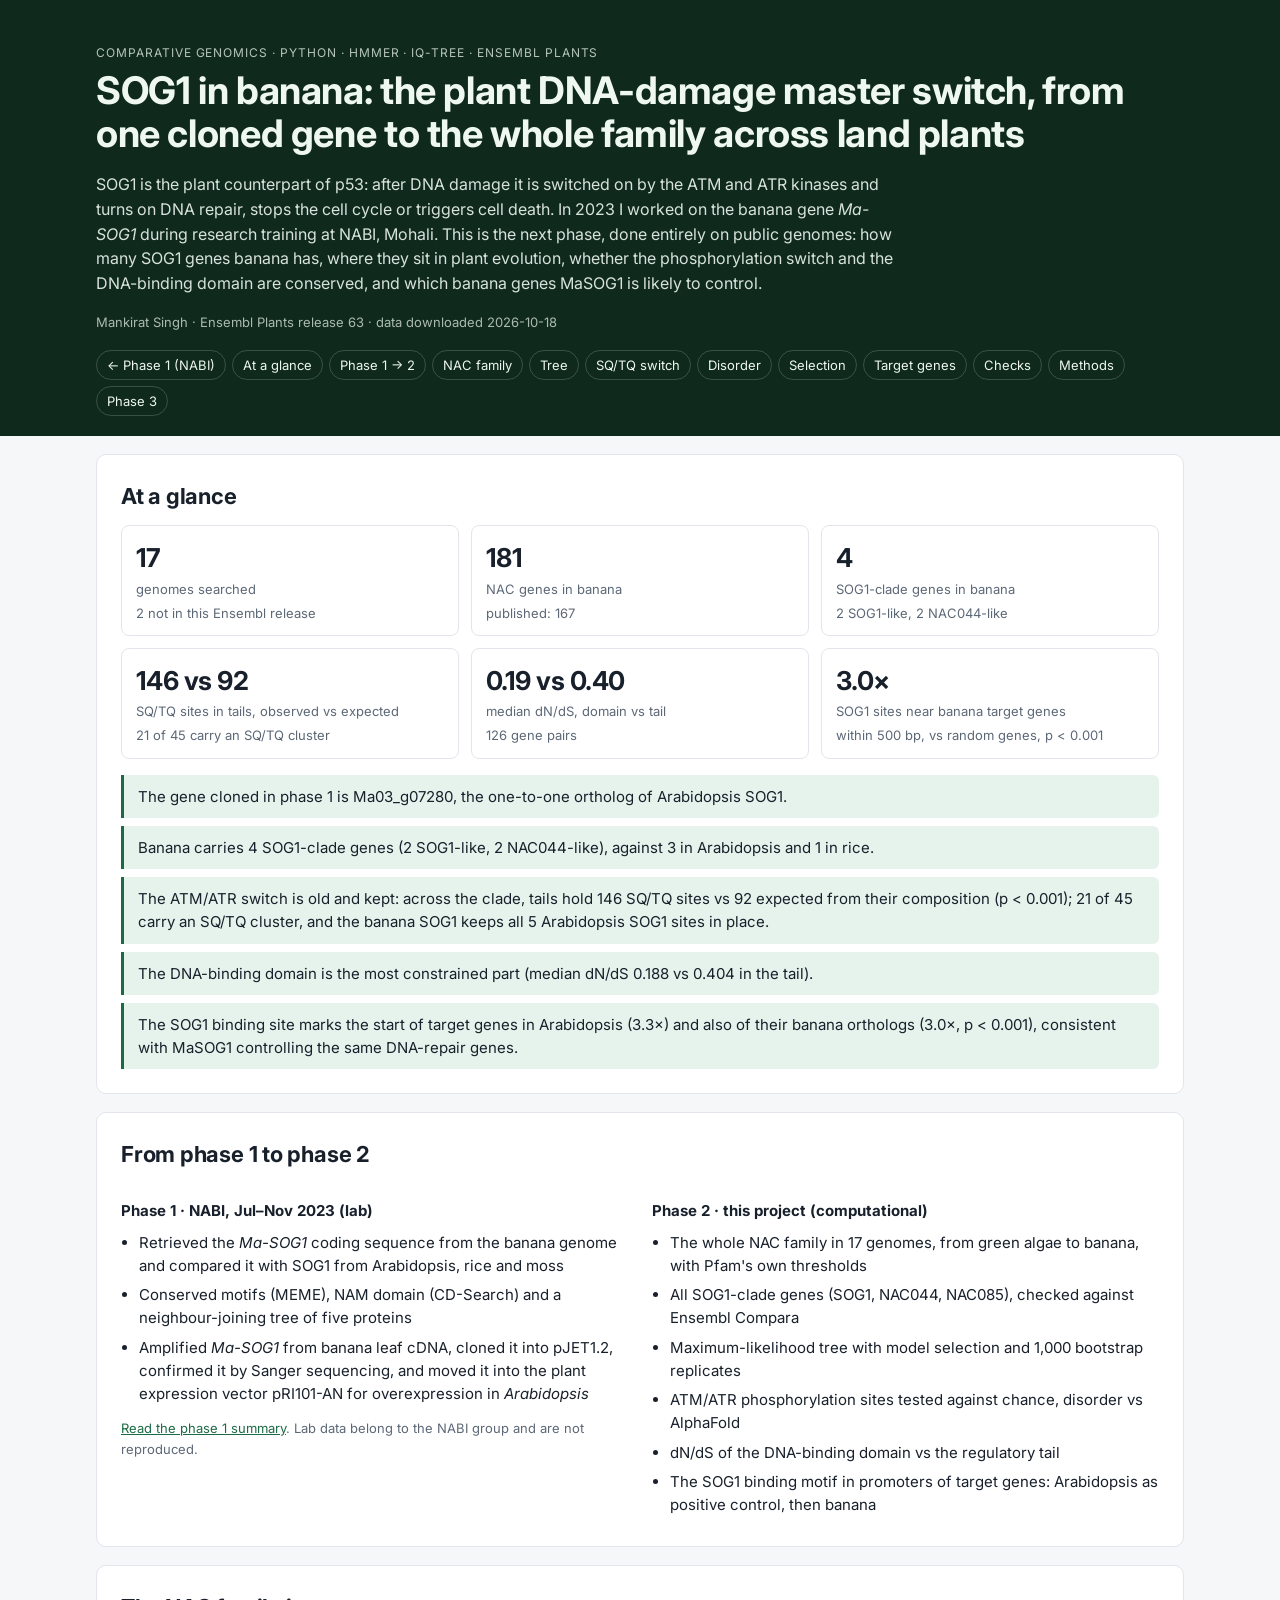
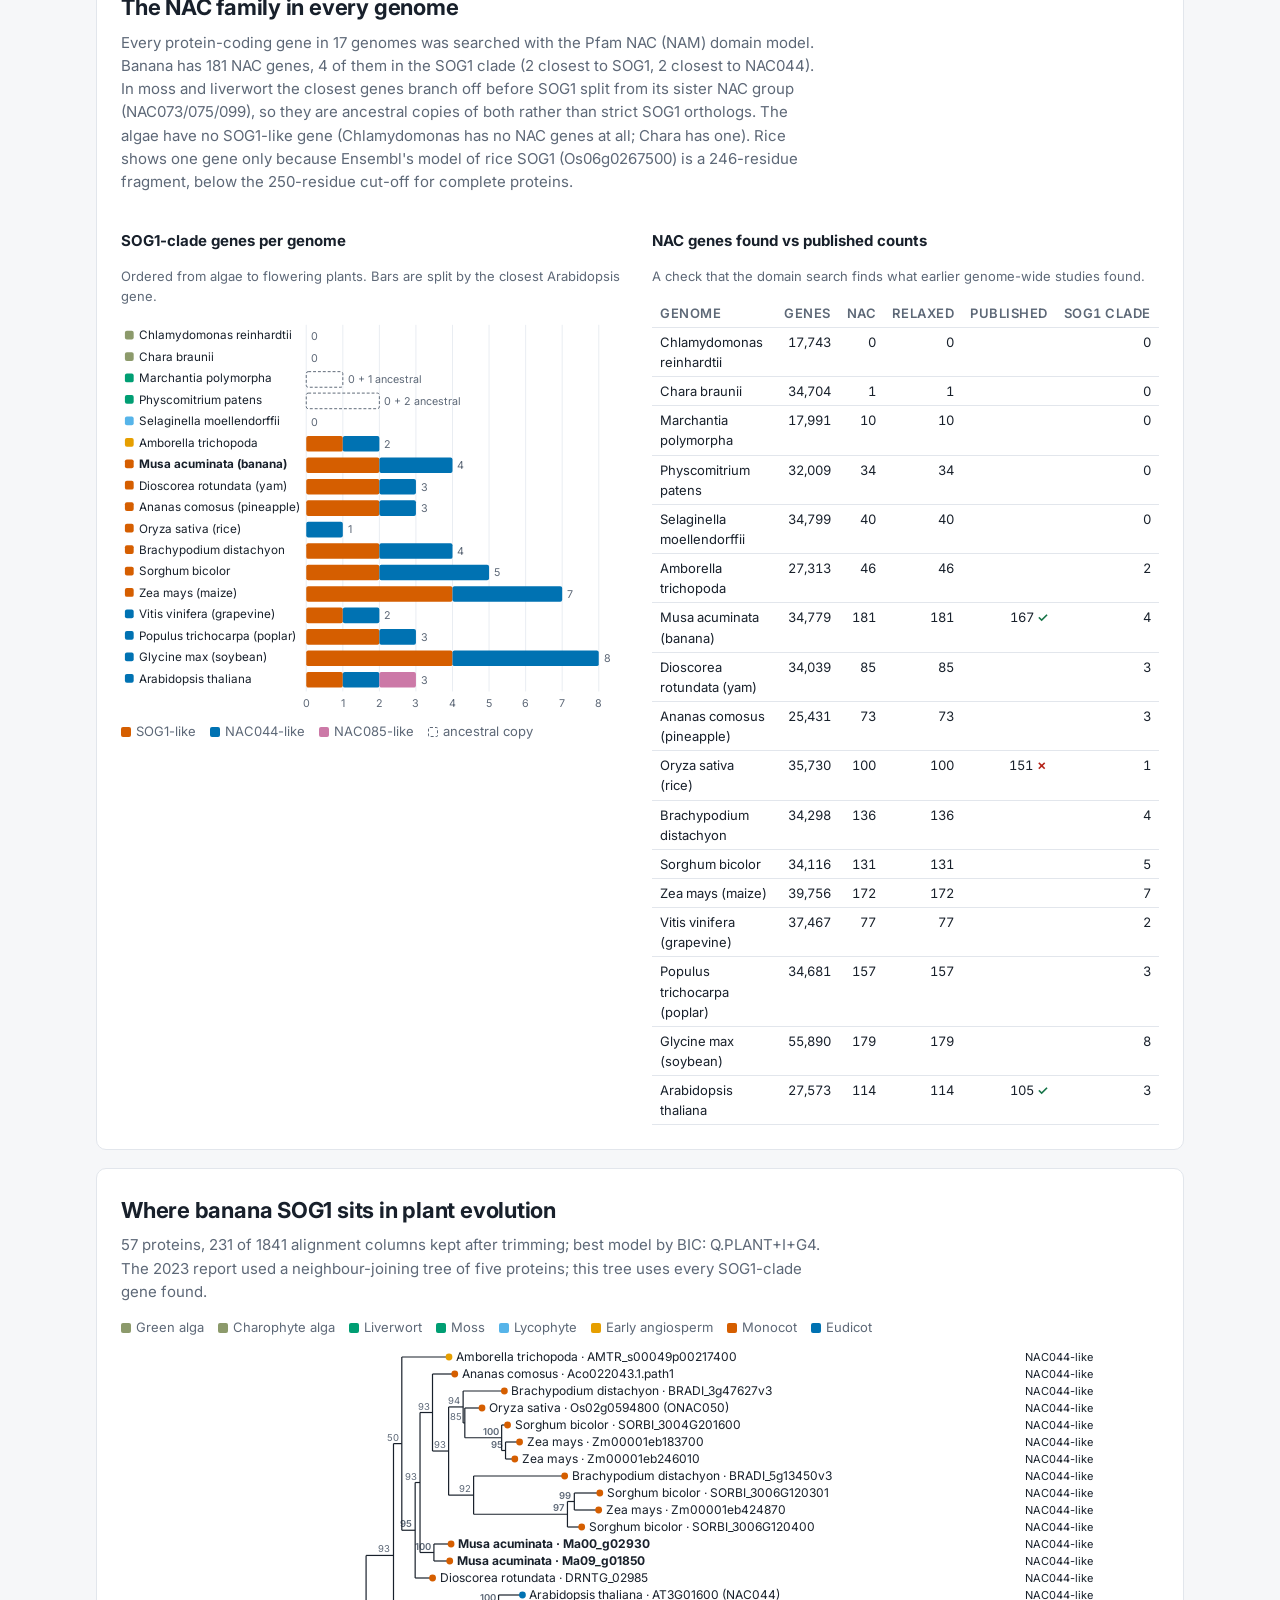
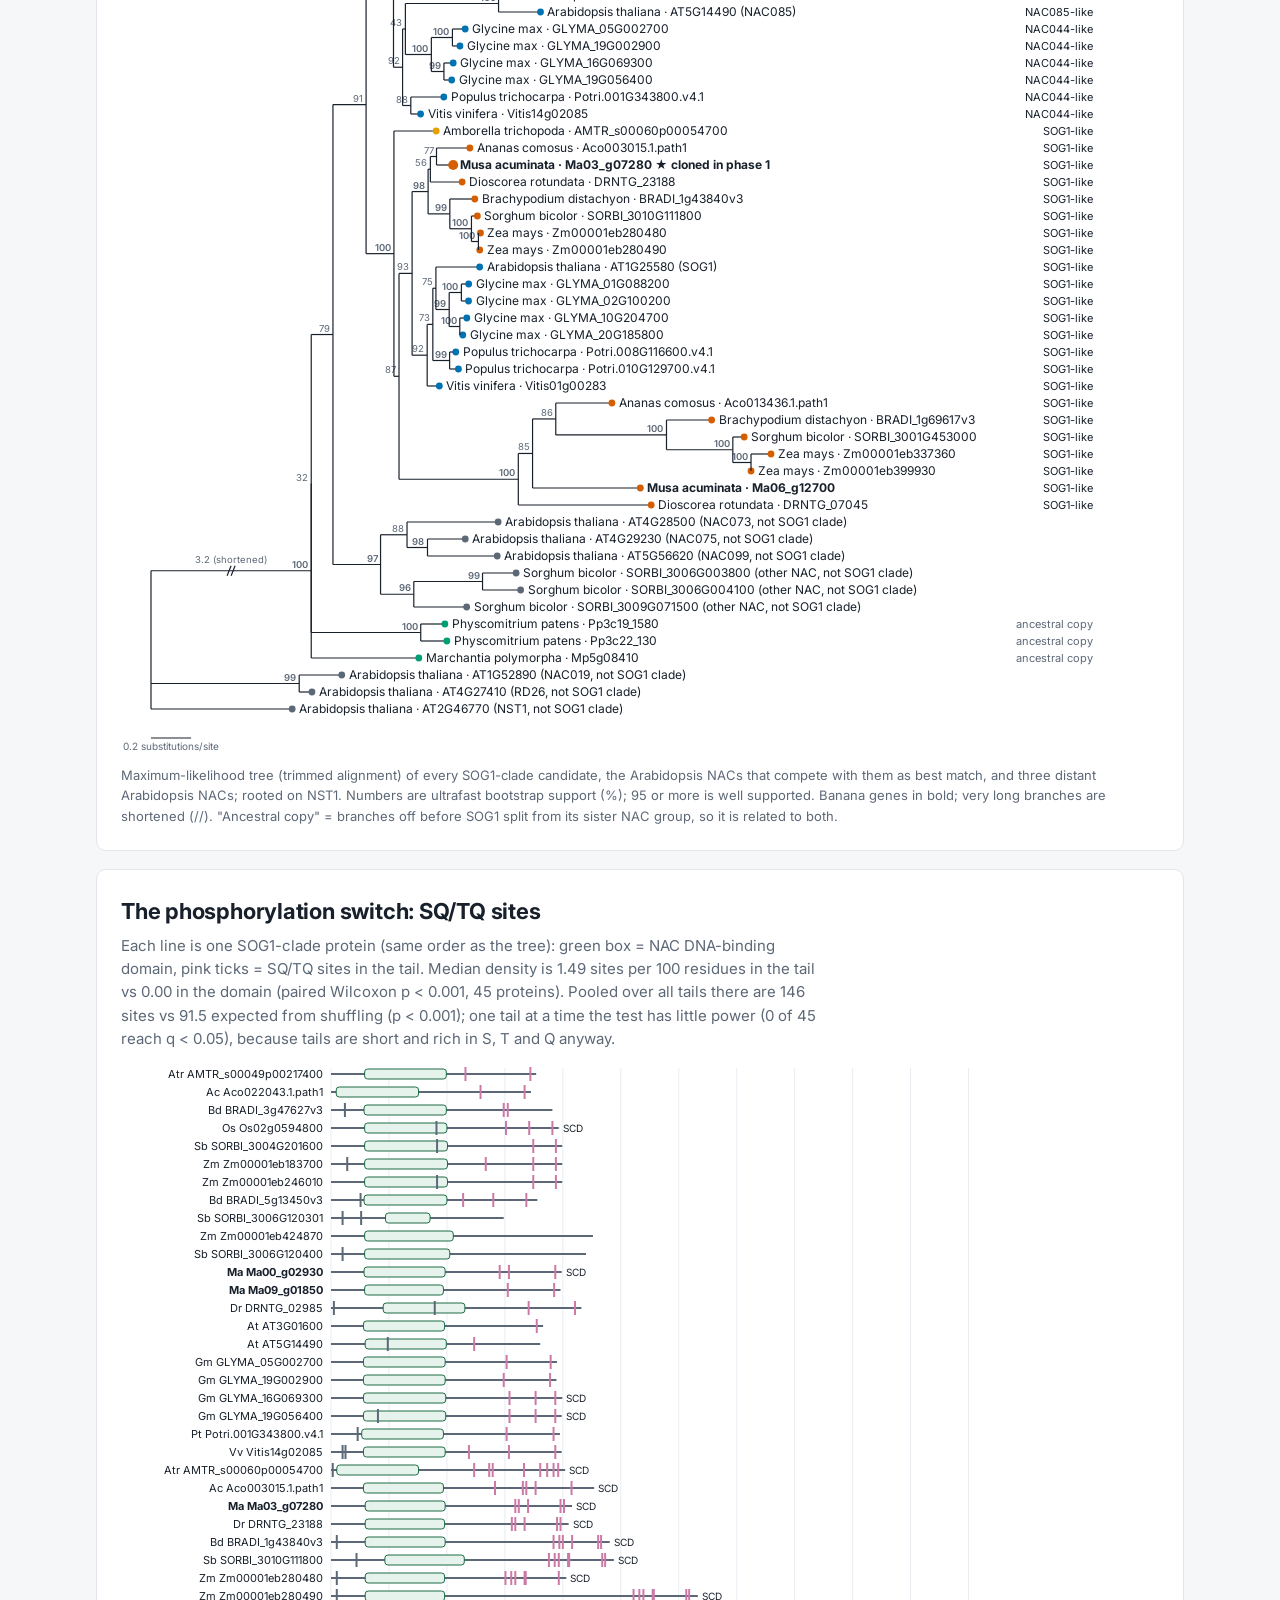
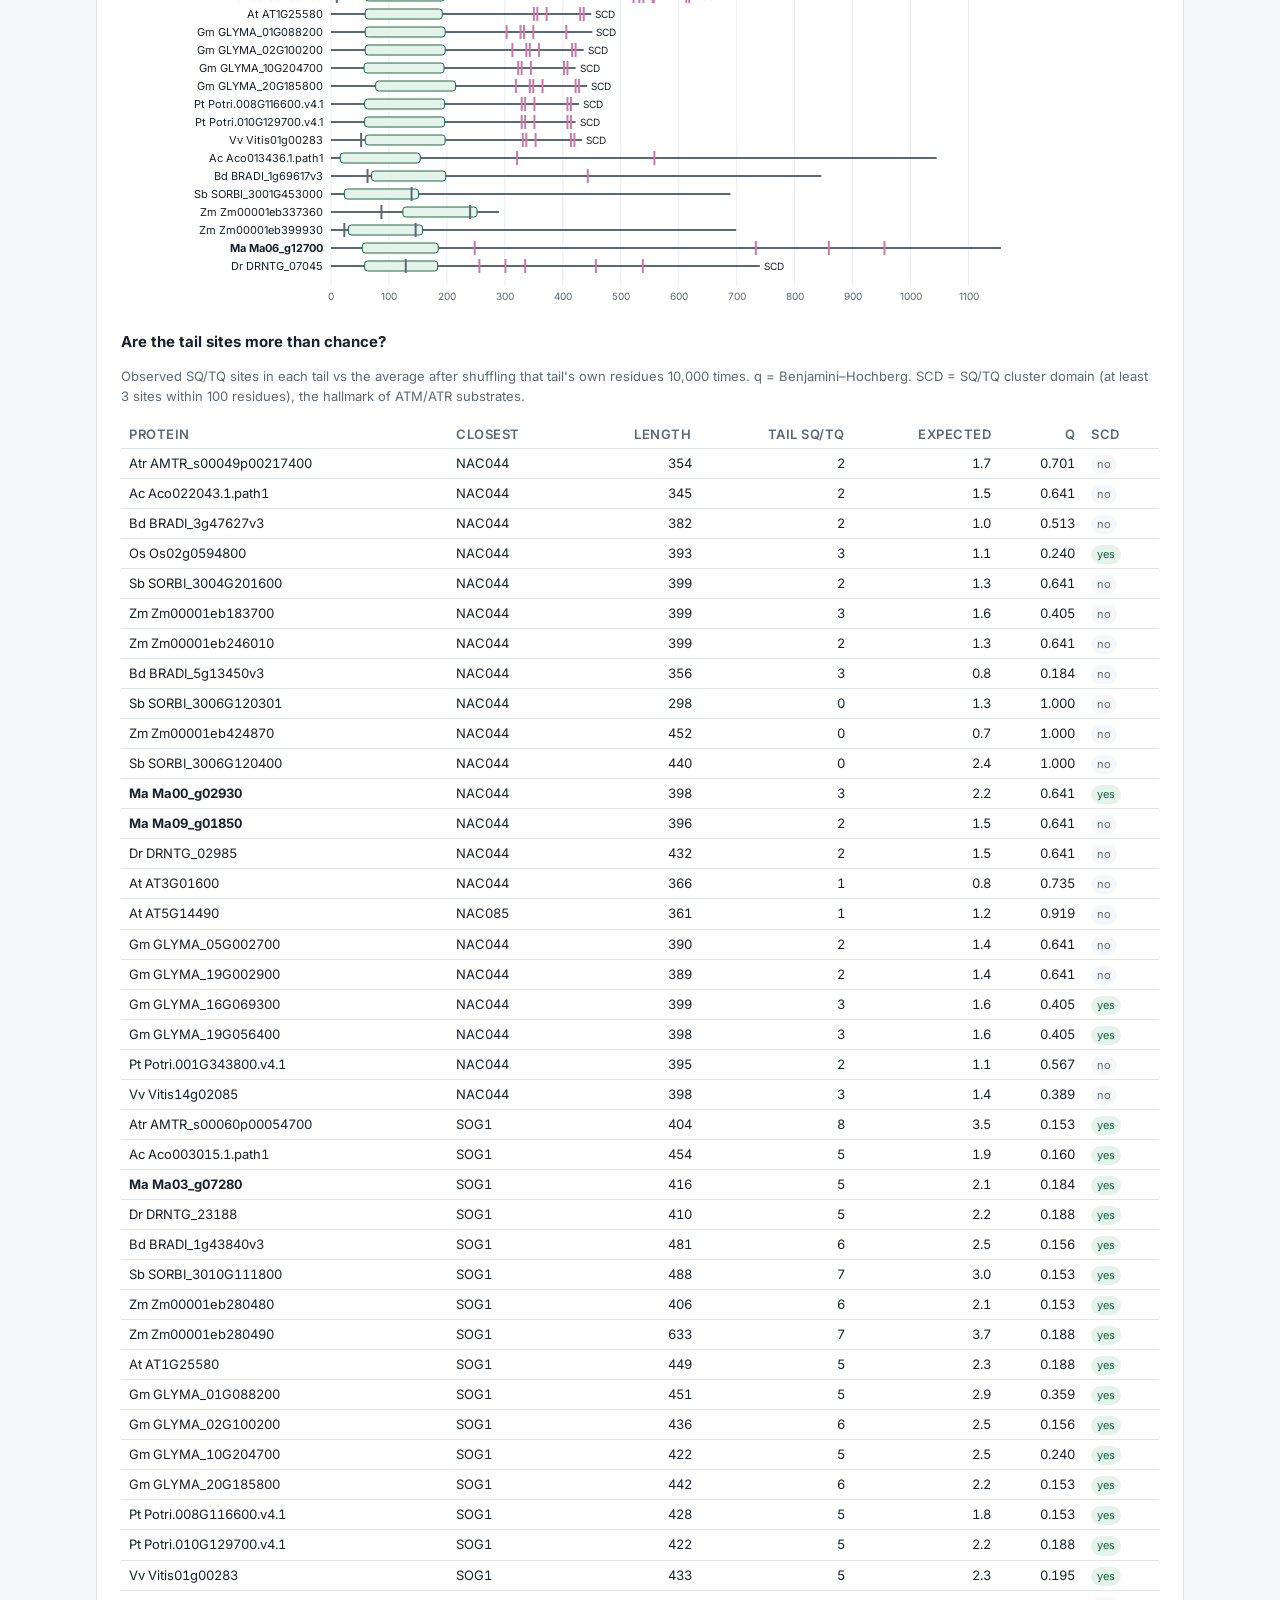
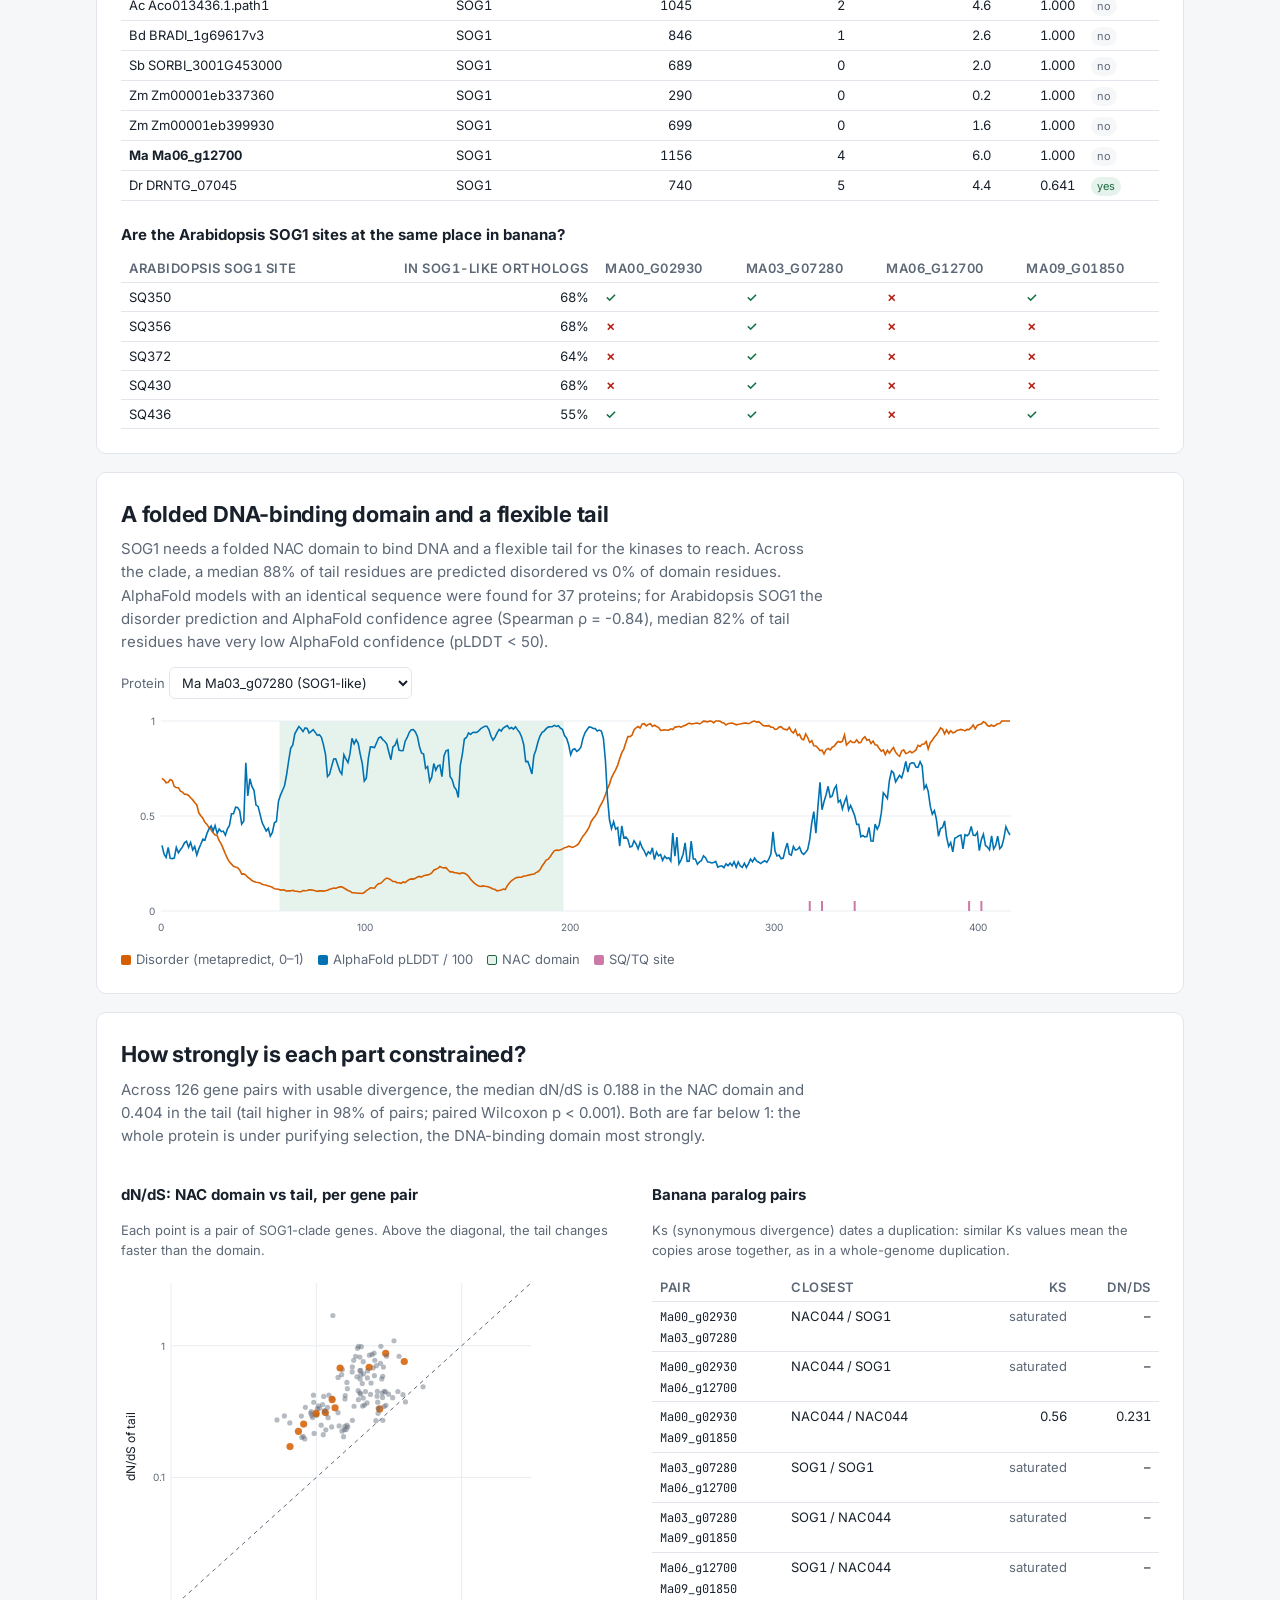
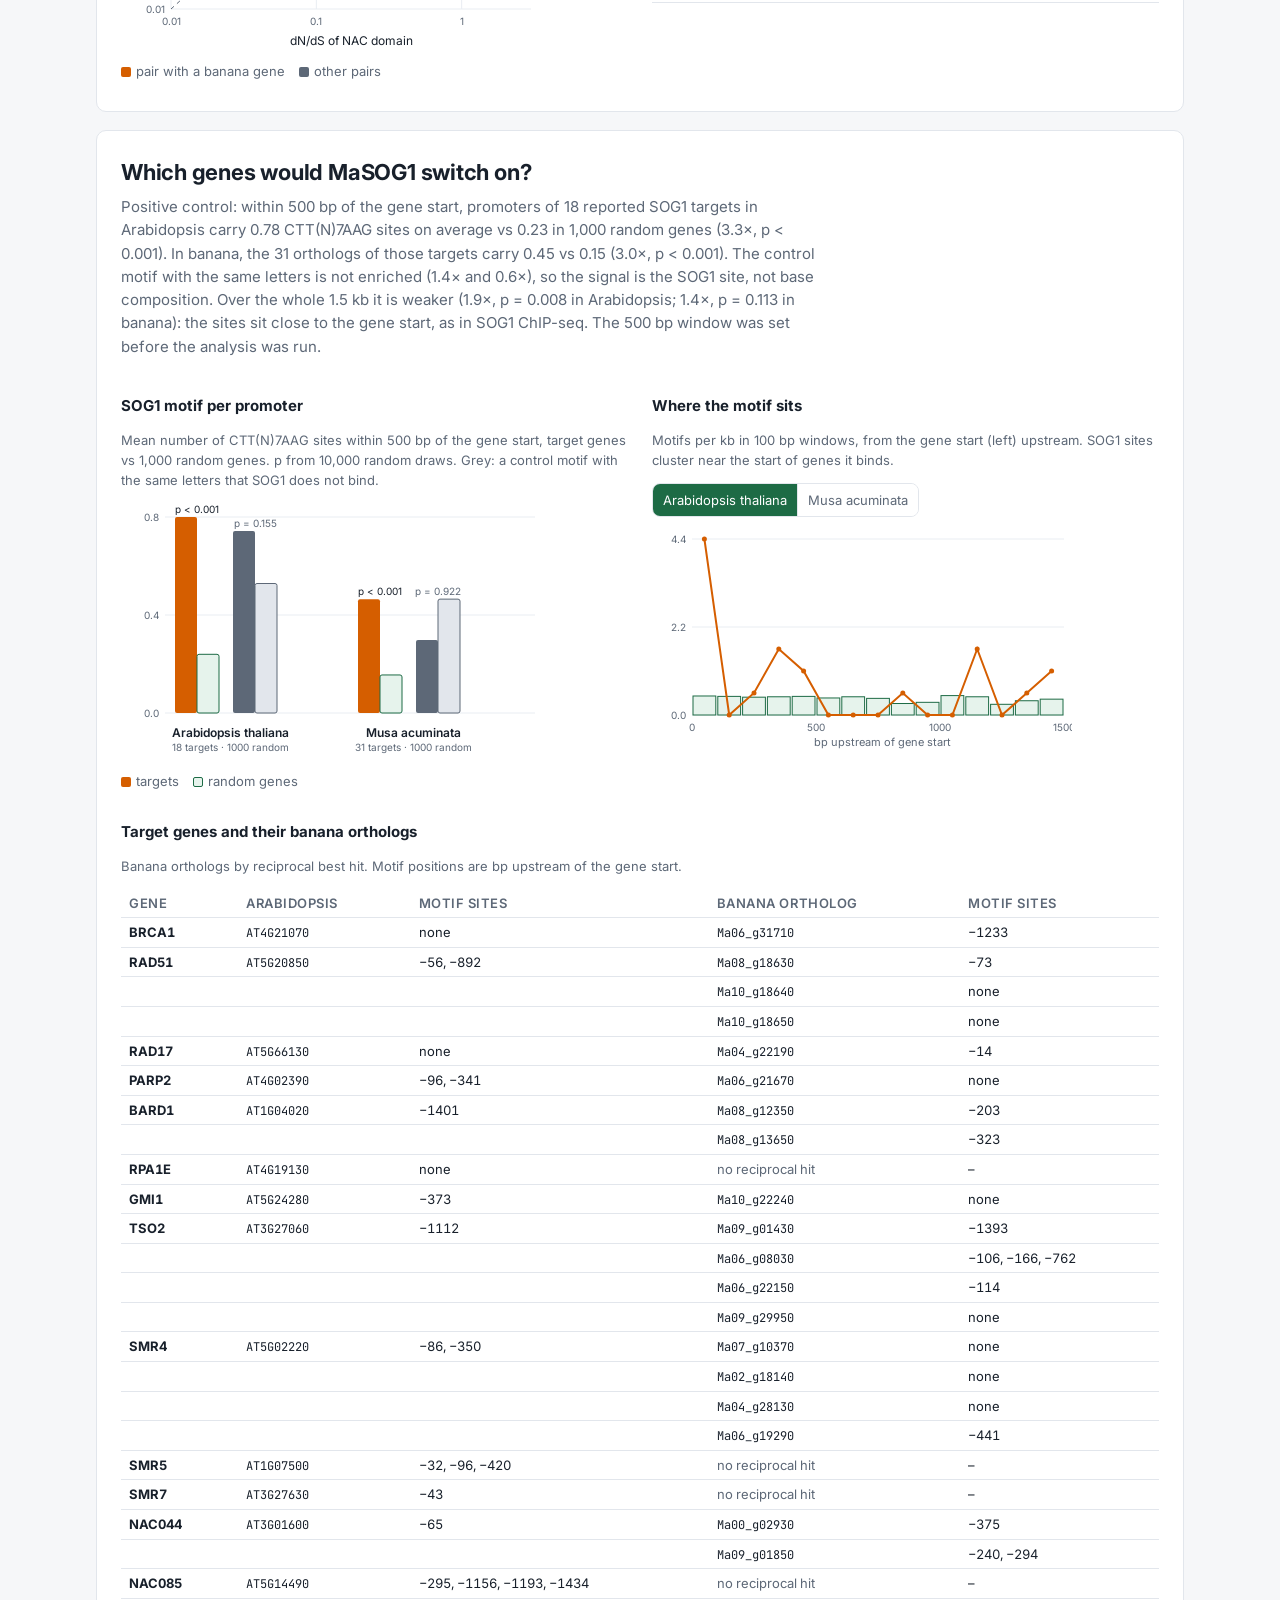
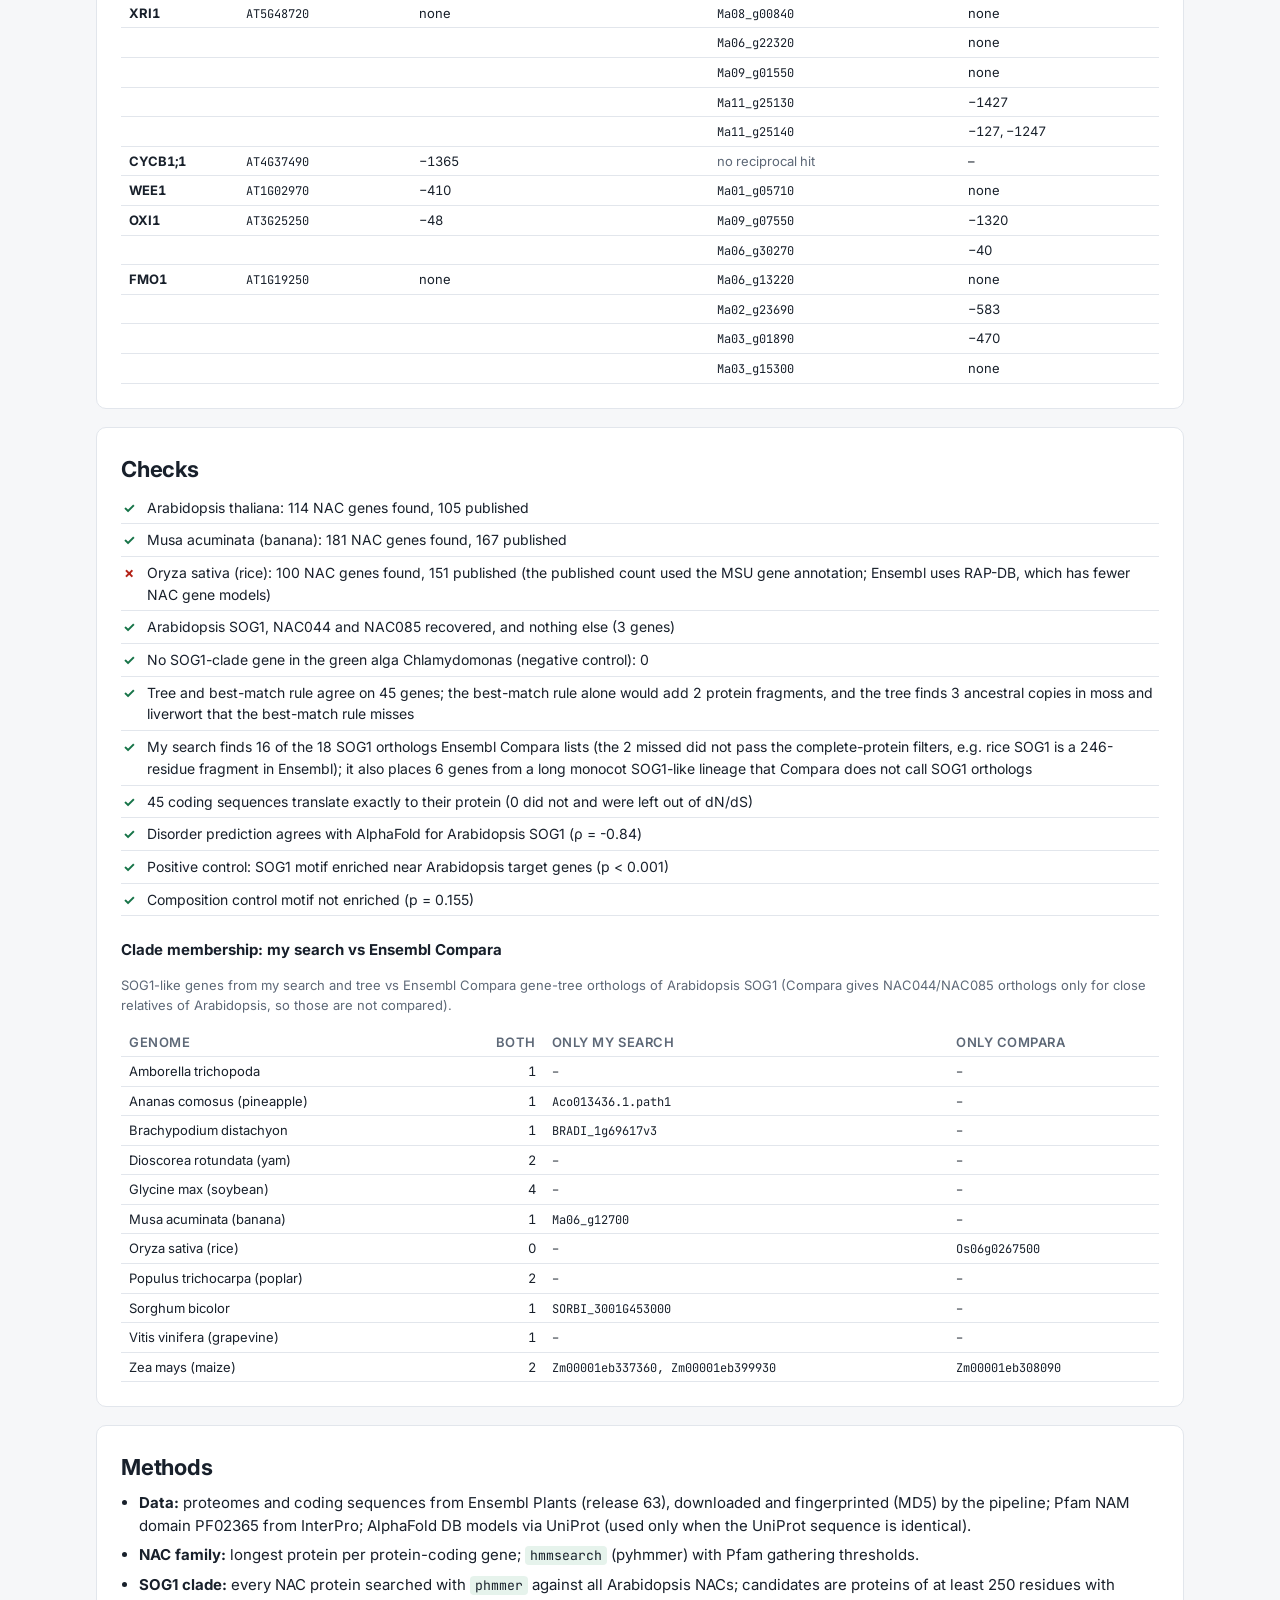
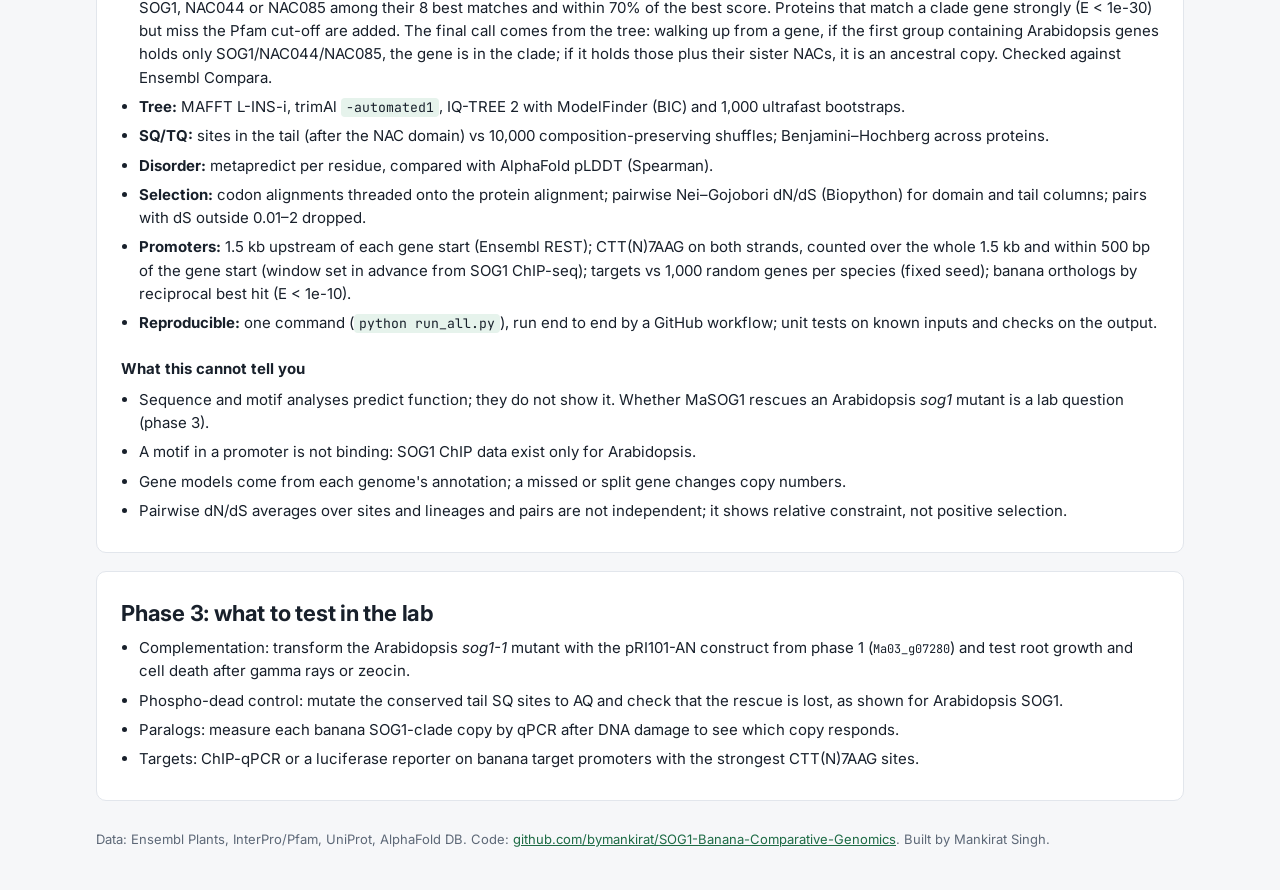
<file: docs/index.html>
<!doctype html>
<html lang="en">
<head>
<meta charset="utf-8">
<meta name="viewport" content="width=device-width, initial-scale=1">
<title>SOG1 in Banana</title>
<meta name="description" content="Phase 2 of a banana Ma-SOG1 project: the NAC family and SOG1 clade across land plants, a maximum-likelihood tree, ATM/ATR phosphorylation motifs, disorder, selection and predicted SOG1 target genes, all from public genomes.">
<link rel="preconnect" href="https://fonts.googleapis.com">
<link rel="preconnect" href="https://fonts.gstatic.com" crossorigin>
<link href="https://fonts.googleapis.com/css2?family=Inter:wght@400;500;600;700;800&family=JetBrains+Mono:wght@400;500&display=swap" rel="stylesheet">
<link rel="stylesheet" href="report.css?v=2">
</head>
<body>
<header class="hero">
  <div class="wrap">
    <p class="eyebrow">Comparative genomics · Python · HMMER · IQ-TREE · Ensembl Plants</p>
    <h1>SOG1 in banana: the plant DNA-damage master switch, from one cloned gene to the whole family across land plants</h1>
    <p class="lede">SOG1 is the plant counterpart of p53: after DNA damage it is switched on by the ATM and ATR kinases and turns on DNA repair,
      stops the cell cycle or triggers cell death. In 2023 I worked on the banana gene <i>Ma-SOG1</i> during research training at NABI, Mohali.
      This is the next phase, done entirely on public genomes: how many SOG1 genes banana has, where they sit in plant evolution,
      whether the phosphorylation switch and the DNA-binding domain are conserved, and which banana genes MaSOG1 is likely to control.</p>
    <p class="byline">Mankirat Singh · <span id="generated"></span></p>
    <nav class="toc" aria-label="Sections">
      <a href="phase1.html">← Phase 1 (NABI)</a><a href="#glance">At a glance</a><a href="#phases">Phase 1 → 2</a><a href="#family">NAC family</a><a href="#tree">Tree</a>
      <a href="#sq">SQ/TQ switch</a><a href="#disorder">Disorder</a><a href="#selection">Selection</a><a href="#targets">Target genes</a>
      <a href="#checks">Checks</a><a href="#methods">Methods</a><a href="#next">Phase 3</a>
    </nav>
  </div>
</header>
<div id="banner" class="banner" hidden></div>

<main class="wrap">
  <section id="glance">
    <h2>At a glance</h2>
    <div id="kpis" class="kpis"></div>
    <div id="takeaways" class="takeaways"></div>
  </section>

  <section id="phases">
    <h2>From phase 1 to phase 2</h2>
    <div class="two">
      <div>
        <h3>Phase 1 · NABI, Jul–Nov 2023 (lab)</h3>
        <ul class="plain">
          <li>Retrieved the <i>Ma-SOG1</i> coding sequence from the banana genome and compared it with SOG1 from Arabidopsis, rice and moss</li>
          <li>Conserved motifs (MEME), NAM domain (CD-Search) and a neighbour-joining tree of five proteins</li>
          <li>Amplified <i>Ma-SOG1</i> from banana leaf cDNA, cloned it into pJET1.2, confirmed it by Sanger sequencing,
            and moved it into the plant expression vector pRI101-AN for overexpression in <i>Arabidopsis</i></li>
        </ul>
        <p class="small"><a href="phase1.html">Read the phase 1 summary</a>. Lab data belong to the NABI group and are not reproduced.</p>
      </div>
      <div>
        <h3>Phase 2 · this project (computational)</h3>
        <ul class="plain" id="phase2-list">
          <li>The whole NAC family in <span data-k="nspecies">…</span> genomes, from green algae to banana, with Pfam's own thresholds</li>
          <li>All SOG1-clade genes (SOG1, NAC044, NAC085), checked against Ensembl Compara</li>
          <li>Maximum-likelihood tree with model selection and 1,000 bootstrap replicates</li>
          <li>ATM/ATR phosphorylation sites tested against chance, disorder vs AlphaFold</li>
          <li>dN/dS of the DNA-binding domain vs the regulatory tail</li>
          <li>The SOG1 binding motif in promoters of target genes: Arabidopsis as positive control, then banana</li>
        </ul>
      </div>
    </div>
  </section>

  <section id="family">
    <h2>The NAC family in every genome</h2>
    <p class="note" id="family-note"></p>
    <div class="two">
      <div><h3>SOG1-clade genes per genome</h3><p class="small">Ordered from algae to flowering plants. Bars are split by the closest Arabidopsis gene.</p><figure class="chart" id="c-copies"></figure></div>
      <div><h3>NAC genes found vs published counts</h3><p class="small">A check that the domain search finds what earlier genome-wide studies found.</p><div class="tablewrap"><table id="t-counts" class="tbl compact"></table></div></div>
    </div>
  </section>

  <section id="tree">
    <h2>Where banana SOG1 sits in plant evolution</h2>
    <p class="note" id="tree-note"></p>
    <div class="legend" id="tree-legend"></div>
    <figure class="chart wide" id="c-tree"></figure>
    <p class="small">Maximum-likelihood tree (trimmed alignment) of every SOG1-clade candidate, the Arabidopsis NACs that compete with them as best match, and three distant Arabidopsis NACs; rooted on NST1.
      Numbers are ultrafast bootstrap support (%); 95 or more is well supported. Banana genes in bold; very long branches are shortened (//).
      "Ancestral copy" = branches off before SOG1 split from its sister NAC group, so it is related to both.</p>
  </section>

  <section id="sq">
    <h2>The phosphorylation switch: SQ/TQ sites</h2>
    <p class="note" id="sq-note"></p>
    <figure class="chart wide" id="c-maps"></figure>
    <h3>Are the tail sites more than chance?</h3>
    <p class="small">Observed SQ/TQ sites in each tail vs the average after shuffling that tail's own residues 10,000 times. q = Benjamini–Hochberg.
      SCD = SQ/TQ cluster domain (at least 3 sites within 100 residues), the hallmark of ATM/ATR substrates.</p>
    <div class="tablewrap"><table id="t-sq" class="tbl compact"></table></div>
    <h3 id="cons-h">Are the Arabidopsis SOG1 sites at the same place in banana?</h3>
    <div class="tablewrap"><table id="t-cons" class="tbl compact"></table></div>
  </section>

  <section id="disorder">
    <h2>A folded DNA-binding domain and a flexible tail</h2>
    <p class="note" id="dis-note"></p>
    <div class="tools"><label>Protein <select id="dis-pick"></select></label></div>
    <figure class="chart wide" id="c-dis"></figure>
    <div class="legend"><span><i class="sw" style="background:var(--c1)"></i>Disorder (metapredict, 0–1)</span><span><i class="sw" style="background:var(--c2)"></i>AlphaFold pLDDT / 100</span><span><i class="sw" style="background:var(--accent-soft);border:1px solid var(--accent)"></i>NAC domain</span><span><i class="sw" style="background:var(--c3)"></i>SQ/TQ site</span></div>
  </section>

  <section id="selection">
    <h2>How strongly is each part constrained?</h2>
    <p class="note" id="sel-note"></p>
    <div class="two">
      <div><h3>dN/dS: NAC domain vs tail, per gene pair</h3><p class="small">Each point is a pair of SOG1-clade genes. Above the diagonal, the tail changes faster than the domain.</p><figure class="chart" id="c-sel"></figure></div>
      <div><h3>Banana paralog pairs</h3><p class="small">Ks (synonymous divergence) dates a duplication: similar Ks values mean the copies arose together, as in a whole-genome duplication.</p><div class="tablewrap"><table id="t-para" class="tbl compact"></table></div></div>
    </div>
  </section>

  <section id="targets">
    <h2>Which genes would MaSOG1 switch on?</h2>
    <p class="note" id="prom-note"></p>
    <div class="two">
      <div><h3>SOG1 motif per promoter</h3><p class="small">Mean number of CTT(N)7AAG sites within 500 bp of the gene start, target genes vs 1,000 random genes. p from 10,000 random draws. Grey: a control motif with the same letters that SOG1 does not bind.</p><figure class="chart" id="c-prom"></figure></div>
      <div><h3>Where the motif sits</h3><p class="small">Motifs per kb in 100 bp windows, from the gene start (left) upstream. SOG1 sites cluster near the start of genes it binds.</p><div class="tools"><div class="seg" id="dens-sp"></div></div><figure class="chart" id="c-dens"></figure></div>
    </div>
    <h3>Target genes and their banana orthologs</h3>
    <p class="small">Banana orthologs by reciprocal best hit. Motif positions are bp upstream of the gene start.</p>
    <div class="tablewrap"><table id="t-targets" class="tbl compact"></table></div>
  </section>

  <section id="checks">
    <h2>Checks</h2>
    <ul class="checks" id="checklist"></ul>
    <h3>Clade membership: my search vs Ensembl Compara</h3>
    <p class="small">SOG1-like genes from my search and tree vs Ensembl Compara gene-tree orthologs of Arabidopsis SOG1 (Compara gives NAC044/NAC085 orthologs only for close relatives of Arabidopsis, so those are not compared).</p>
    <div class="tablewrap"><table id="t-compara" class="tbl compact"></table></div>
  </section>

  <section id="methods">
    <h2>Methods</h2>
    <ul class="plain">
      <li><b>Data:</b> proteomes and coding sequences from Ensembl Plants (release <span data-k="release">…</span>), downloaded and fingerprinted (MD5) by the pipeline; Pfam NAM domain PF02365 from InterPro; AlphaFold DB models via UniProt (used only when the UniProt sequence is identical).</li>
      <li><b>NAC family:</b> longest protein per protein-coding gene; <code>hmmsearch</code> (pyhmmer) with Pfam gathering thresholds.</li>
      <li><b>SOG1 clade:</b> every NAC protein searched with <code>phmmer</code> against all Arabidopsis NACs; candidates are proteins of at least 250 residues with SOG1, NAC044 or NAC085 among their 8 best matches and within 70% of the best score. Proteins that match a clade gene strongly (E &lt; 1e-30) but miss the Pfam cut-off are added. The final call comes from the tree: walking up from a gene, if the first group containing Arabidopsis genes holds only SOG1/NAC044/NAC085, the gene is in the clade; if it holds those plus their sister NACs, it is an ancestral copy. Checked against Ensembl Compara.</li>
      <li><b>Tree:</b> MAFFT L-INS-i, trimAl <code>-automated1</code>, IQ-TREE 2 with ModelFinder (BIC) and 1,000 ultrafast bootstraps.</li>
      <li><b>SQ/TQ:</b> sites in the tail (after the NAC domain) vs 10,000 composition-preserving shuffles; Benjamini–Hochberg across proteins.</li>
      <li><b>Disorder:</b> metapredict per residue, compared with AlphaFold pLDDT (Spearman).</li>
      <li><b>Selection:</b> codon alignments threaded onto the protein alignment; pairwise Nei–Gojobori dN/dS (Biopython) for domain and tail columns; pairs with dS outside 0.01–2 dropped.</li>
      <li><b>Promoters:</b> 1.5 kb upstream of each gene start (Ensembl REST); CTT(N)7AAG on both strands, counted over the whole 1.5 kb and within 500 bp of the gene start (window set in advance from SOG1 ChIP-seq); targets vs 1,000 random genes per species (fixed seed); banana orthologs by reciprocal best hit (E &lt; 1e-10).</li>
      <li><b>Reproducible:</b> one command (<code>python run_all.py</code>), run end to end by a GitHub workflow; unit tests on known inputs and checks on the output.</li>
    </ul>
    <h3>What this cannot tell you</h3>
    <ul class="plain">
      <li>Sequence and motif analyses predict function; they do not show it. Whether MaSOG1 rescues an Arabidopsis <i>sog1</i> mutant is a lab question (phase 3).</li>
      <li>A motif in a promoter is not binding: SOG1 ChIP data exist only for Arabidopsis.</li>
      <li>Gene models come from each genome's annotation; a missed or split gene changes copy numbers.</li>
      <li>Pairwise dN/dS averages over sites and lineages and pairs are not independent; it shows relative constraint, not positive selection.</li>
    </ul>
  </section>

  <section id="next">
    <h2>Phase 3: what to test in the lab</h2>
    <ul class="plain" id="next-list"></ul>
  </section>
</main>
<p class="foot wrap">Data: Ensembl Plants, InterPro/Pfam, UniProt, AlphaFold DB. Code: <a href="https://github.com/bymankirat/SOG1-Banana-Comparative-Genomics">github.com/bymankirat/SOG1-Banana-Comparative-Genomics</a>. Built by Mankirat Singh.</p>
<script src="results.js?v=2"></script>
<script src="report.js?v=2"></script>
</body>
</html>
</file>
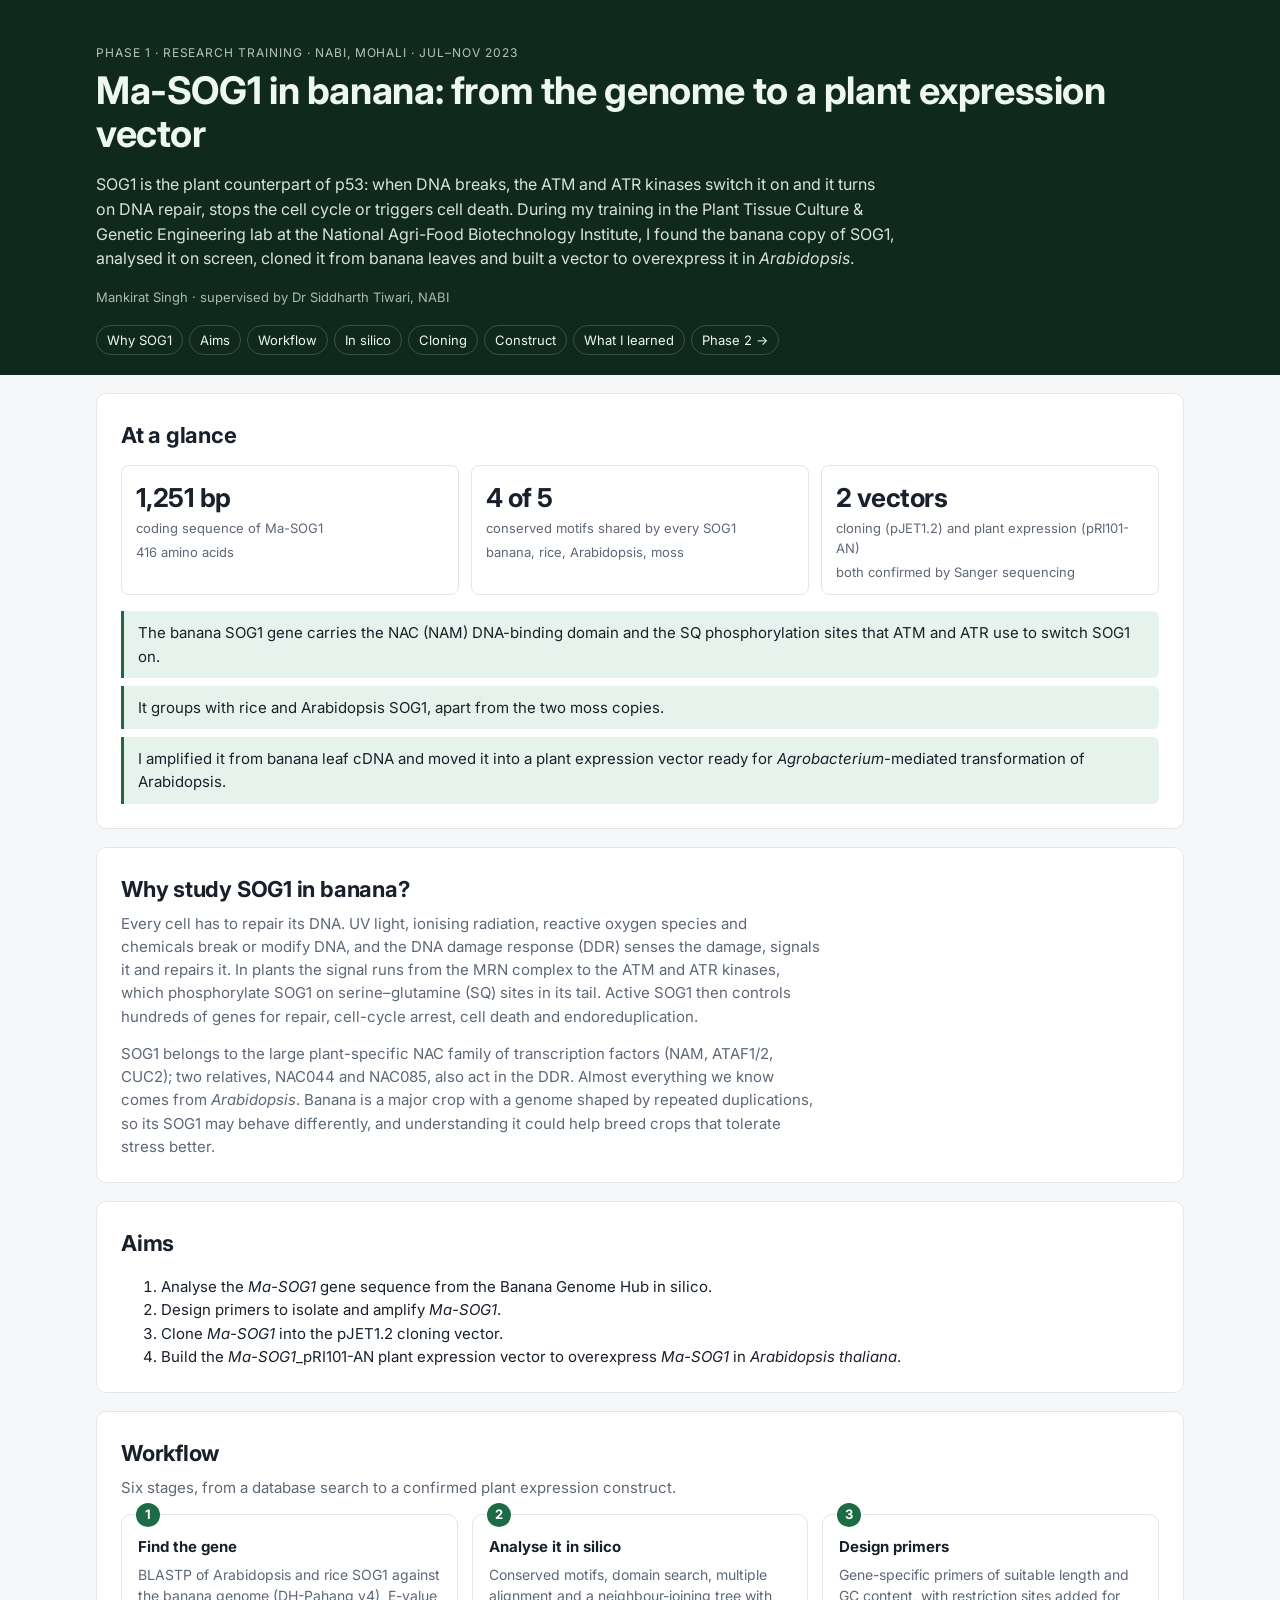
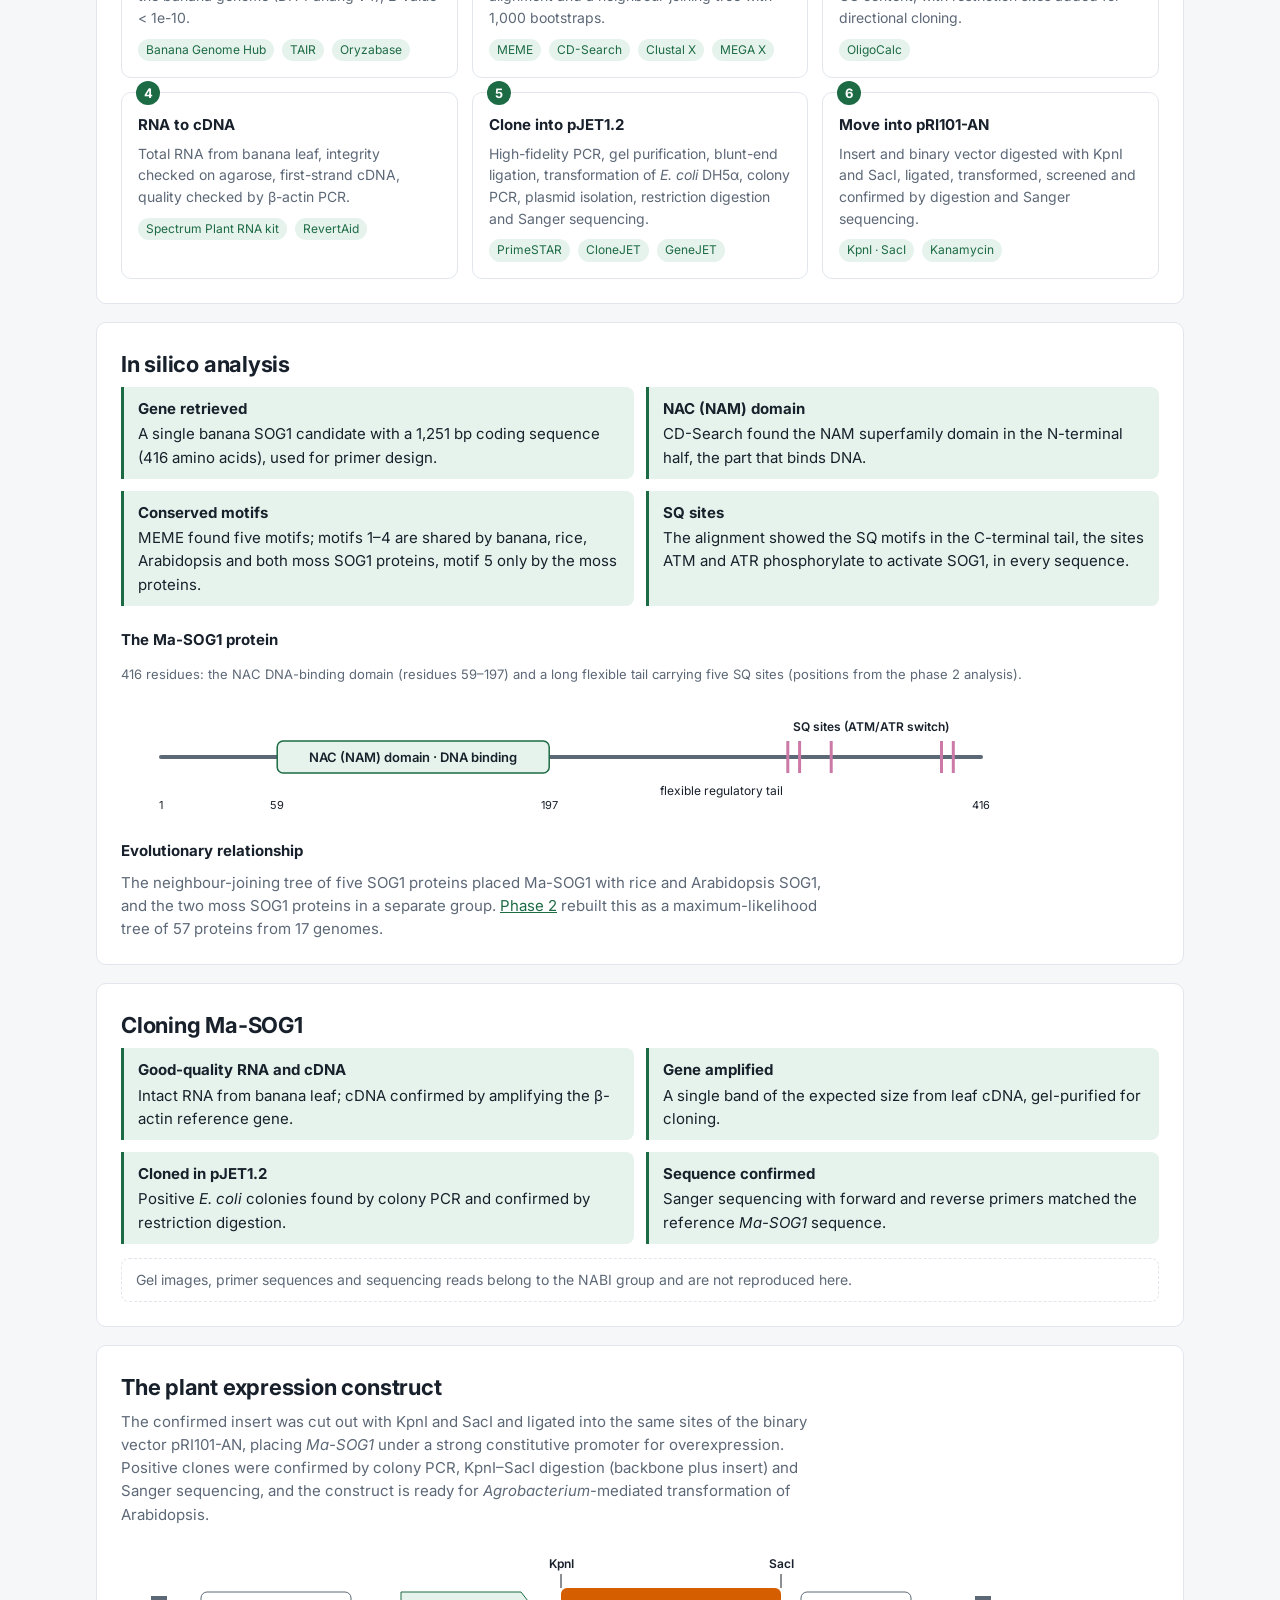
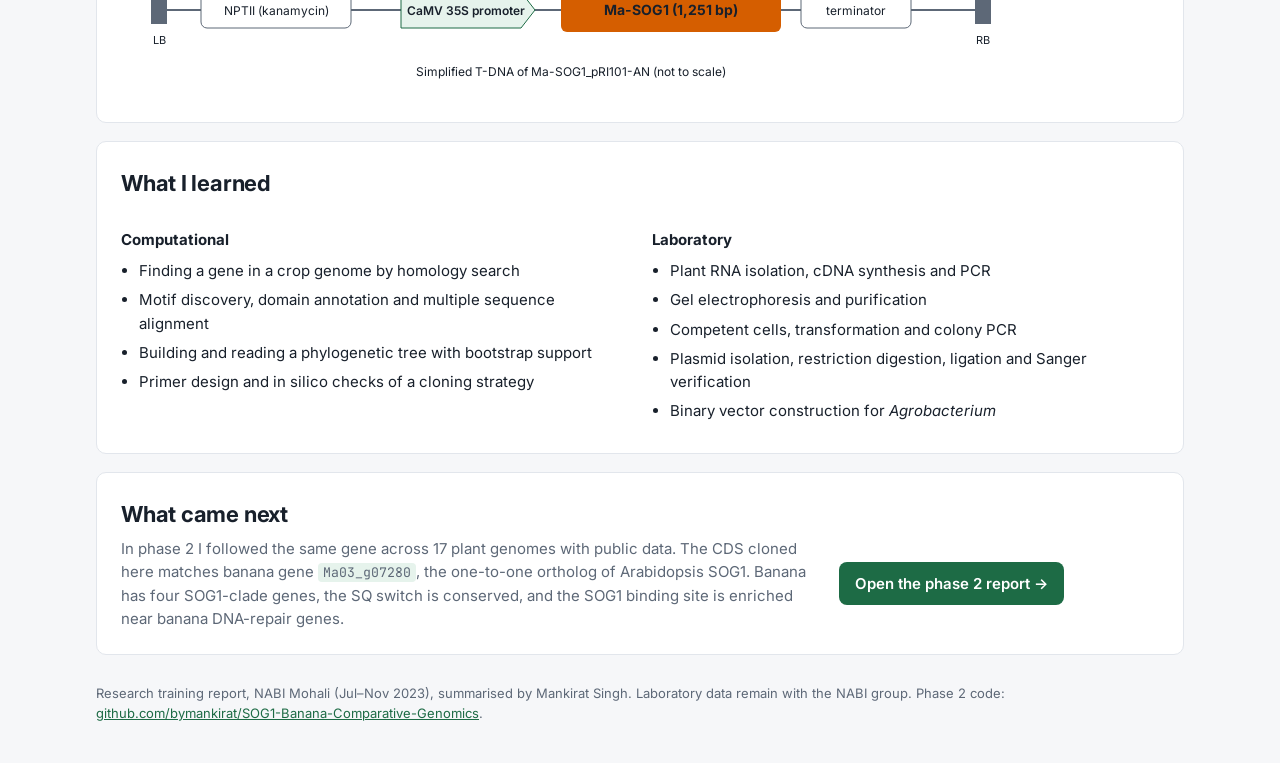
<file: docs/phase1.html>
<!doctype html>
<html lang="en">
<head>
<meta charset="utf-8">
<meta name="viewport" content="width=device-width, initial-scale=1">
<title>Ma-SOG1 Phase 1</title>
<meta name="description" content="Phase 1 of my banana Ma-SOG1 project at NABI, Mohali (2023): in silico analysis of the banana SOG1 gene, cloning from banana cDNA, and a plant expression vector for overexpression in Arabidopsis.">
<link rel="preconnect" href="https://fonts.googleapis.com">
<link rel="preconnect" href="https://fonts.gstatic.com" crossorigin>
<link href="https://fonts.googleapis.com/css2?family=Inter:wght@400;500;600;700;800&family=JetBrains+Mono:wght@400;500&display=swap" rel="stylesheet">
<link rel="stylesheet" href="report.css?v=2">
<style>
  .flow { display: grid; grid-template-columns: repeat(3, minmax(0, 1fr)); gap: 14px; counter-reset: st; }
  .step { border: 1px solid var(--line); border-radius: 10px; padding: 14px 16px; position: relative; background: var(--surface); }
  .step::before { counter-increment: st; content: counter(st); position: absolute; top: -12px; left: 14px; width: 24px; height: 24px; border-radius: 50%;
    background: var(--accent); color: var(--surface); font-weight: 700; font-size: 13px; display: grid; place-items: center; }
  .step h4 { margin: 6px 0 6px; font-size: 15px; }
  .step p { margin: 0; font-size: 14px; color: var(--muted); }
  .step .tools { margin: 8px 0 0; display: flex; flex-wrap: wrap; gap: 4px; }
  .found { display: grid; grid-template-columns: repeat(2, minmax(0, 1fr)); gap: 12px; }
  .found div { border-left: 3px solid var(--accent); background: var(--accent-soft); border-radius: 0 8px 8px 0; padding: 10px 14px; }
  .found b { display: block; margin-bottom: 2px; }
  figure.chart svg text { font-family: Inter, system-ui, sans-serif; }
  .note-box { border: 1px dashed var(--line); border-radius: 8px; padding: 10px 14px; color: var(--muted); font-size: 14px; }
  .bridge { display: flex; gap: 16px; align-items: center; flex-wrap: wrap; }
  .bridge a.btn { display: inline-block; text-decoration: none; background: var(--accent); color: var(--surface); padding: 10px 16px; border-radius: 8px; font-weight: 600; }
  @media (max-width: 820px) { .flow, .found { grid-template-columns: 1fr; } }
</style>
</head>
<body>
<header class="hero">
  <div class="wrap">
    <p class="eyebrow">Phase 1 · Research training · NABI, Mohali · Jul–Nov 2023</p>
    <h1>Ma-SOG1 in banana: from the genome to a plant expression vector</h1>
    <p class="lede">SOG1 is the plant counterpart of p53: when DNA breaks, the ATM and ATR kinases switch it on and it turns on DNA repair,
      stops the cell cycle or triggers cell death. During my training in the Plant Tissue Culture &amp; Genetic Engineering lab at the
      National Agri-Food Biotechnology Institute, I found the banana copy of SOG1, analysed it on screen, cloned it from banana leaves and
      built a vector to overexpress it in <i>Arabidopsis</i>.</p>
    <p class="byline">Mankirat Singh · supervised by Dr Siddharth Tiwari, NABI</p>
    <nav class="toc" aria-label="Sections">
      <a href="#why">Why SOG1</a><a href="#aims">Aims</a><a href="#workflow">Workflow</a><a href="#insilico">In silico</a>
      <a href="#cloning">Cloning</a><a href="#construct">Construct</a><a href="#learned">What I learned</a><a href="index.html">Phase 2 →</a>
    </nav>
  </div>
</header>

<main class="wrap">
  <section id="glance">
    <h2>At a glance</h2>
    <div class="kpis">
      <div class="kpi"><div class="v">1,251 bp</div><div class="l">coding sequence of Ma-SOG1</div><div class="arms small">416 amino acids</div></div>
      <div class="kpi"><div class="v">4 of 5</div><div class="l">conserved motifs shared by every SOG1</div><div class="arms small">banana, rice, Arabidopsis, moss</div></div>
      <div class="kpi"><div class="v">2 vectors</div><div class="l">cloning (pJET1.2) and plant expression (pRI101-AN)</div><div class="arms small">both confirmed by Sanger sequencing</div></div>
    </div>
    <div class="takeaways">
      <p>The banana SOG1 gene carries the NAC (NAM) DNA-binding domain and the SQ phosphorylation sites that ATM and ATR use to switch SOG1 on.</p>
      <p>It groups with rice and Arabidopsis SOG1, apart from the two moss copies.</p>
      <p>I amplified it from banana leaf cDNA and moved it into a plant expression vector ready for <i>Agrobacterium</i>-mediated transformation of Arabidopsis.</p>
    </div>
  </section>

  <section id="why">
    <h2>Why study SOG1 in banana?</h2>
    <p class="note">Every cell has to repair its DNA. UV light, ionising radiation, reactive oxygen species and chemicals break or modify DNA, and the
      DNA damage response (DDR) senses the damage, signals it and repairs it. In plants the signal runs from the MRN complex to the ATM and ATR
      kinases, which phosphorylate SOG1 on serine–glutamine (SQ) sites in its tail. Active SOG1 then controls hundreds of genes for repair,
      cell-cycle arrest, cell death and endoreduplication.</p>
    <p class="note">SOG1 belongs to the large plant-specific NAC family of transcription factors (NAM, ATAF1/2, CUC2); two relatives, NAC044 and NAC085,
      also act in the DDR. Almost everything we know comes from <i>Arabidopsis</i>. Banana is a major crop with a genome shaped by repeated
      duplications, so its SOG1 may behave differently, and understanding it could help breed crops that tolerate stress better.</p>
  </section>

  <section id="aims">
    <h2>Aims</h2>
    <ol class="plain">
      <li>Analyse the <i>Ma-SOG1</i> gene sequence from the Banana Genome Hub in silico.</li>
      <li>Design primers to isolate and amplify <i>Ma-SOG1</i>.</li>
      <li>Clone <i>Ma-SOG1</i> into the pJET1.2 cloning vector.</li>
      <li>Build the <i>Ma-SOG1</i>_pRI101-AN plant expression vector to overexpress <i>Ma-SOG1</i> in <i>Arabidopsis thaliana</i>.</li>
    </ol>
  </section>

  <section id="workflow">
    <h2>Workflow</h2>
    <p class="note">Six stages, from a database search to a confirmed plant expression construct.</p>
    <div class="flow">
      <div class="step"><h4>Find the gene</h4><p>BLASTP of Arabidopsis and rice SOG1 against the banana genome (DH-Pahang v4), E-value &lt; 1e-10.</p>
        <div class="tools"><span class="pill">Banana Genome Hub</span><span class="pill">TAIR</span><span class="pill">Oryzabase</span></div></div>
      <div class="step"><h4>Analyse it in silico</h4><p>Conserved motifs, domain search, multiple alignment and a neighbour-joining tree with 1,000 bootstraps.</p>
        <div class="tools"><span class="pill">MEME</span><span class="pill">CD-Search</span><span class="pill">Clustal X</span><span class="pill">MEGA X</span></div></div>
      <div class="step"><h4>Design primers</h4><p>Gene-specific primers of suitable length and GC content, with restriction sites added for directional cloning.</p>
        <div class="tools"><span class="pill">OligoCalc</span></div></div>
      <div class="step"><h4>RNA to cDNA</h4><p>Total RNA from banana leaf, integrity checked on agarose, first-strand cDNA, quality checked by β-actin PCR.</p>
        <div class="tools"><span class="pill">Spectrum Plant RNA kit</span><span class="pill">RevertAid</span></div></div>
      <div class="step"><h4>Clone into pJET1.2</h4><p>High-fidelity PCR, gel purification, blunt-end ligation, transformation of <i>E. coli</i> DH5α, colony PCR, plasmid isolation, restriction digestion and Sanger sequencing.</p>
        <div class="tools"><span class="pill">PrimeSTAR</span><span class="pill">CloneJET</span><span class="pill">GeneJET</span></div></div>
      <div class="step"><h4>Move into pRI101-AN</h4><p>Insert and binary vector digested with KpnI and SacI, ligated, transformed, screened and confirmed by digestion and Sanger sequencing.</p>
        <div class="tools"><span class="pill">KpnI · SacI</span><span class="pill">Kanamycin</span></div></div>
    </div>
  </section>

  <section id="insilico">
    <h2>In silico analysis</h2>
    <div class="found">
      <div><b>Gene retrieved</b>A single banana SOG1 candidate with a 1,251 bp coding sequence (416 amino acids), used for primer design.</div>
      <div><b>NAC (NAM) domain</b>CD-Search found the NAM superfamily domain in the N-terminal half, the part that binds DNA.</div>
      <div><b>Conserved motifs</b>MEME found five motifs; motifs 1–4 are shared by banana, rice, Arabidopsis and both moss SOG1 proteins, motif 5 only by the moss proteins.</div>
      <div><b>SQ sites</b>The alignment showed the SQ motifs in the C-terminal tail, the sites ATM and ATR phosphorylate to activate SOG1, in every sequence.</div>
    </div>
    <h3>The Ma-SOG1 protein</h3>
    <p class="small">416 residues: the NAC DNA-binding domain (residues 59–197) and a long flexible tail carrying five SQ sites (positions from the phase 2 analysis).</p>
    <figure class="chart wide">
      <svg viewBox="0 0 900 120" width="900" height="120" role="img" aria-label="Ma-SOG1 protein map: NAC domain from 59 to 197, SQ sites at 318, 324, 340, 396 and 402 in the tail">
        <line x1="40" x2="860" y1="60" y2="60" stroke="var(--muted)" stroke-width="4" stroke-linecap="round"/>
        <rect x="156.2" y="44" width="272" height="32" rx="6" fill="var(--accent-soft)" stroke="var(--accent)" stroke-width="1.5"/>
        <text x="292" y="65" text-anchor="middle" font-size="13" font-weight="600" fill="var(--accent)">NAC (NAM) domain · DNA binding</text>
        <g stroke="var(--c3)" stroke-width="3">
          <line x1="666.8" x2="666.8" y1="44" y2="76"/><line x1="678.6" x2="678.6" y1="44" y2="76"/><line x1="710.2" x2="710.2" y1="44" y2="76"/>
          <line x1="820.5" x2="820.5" y1="44" y2="76"/><line x1="832.3" x2="832.3" y1="44" y2="76"/>
        </g>
        <text x="750" y="34" text-anchor="middle" font-size="12" fill="var(--c3)" font-weight="600">SQ sites (ATM/ATR switch)</text>
        <text x="600" y="98" text-anchor="middle" font-size="12" fill="var(--muted)">flexible regulatory tail</text>
        <g font-size="11" fill="var(--muted)" text-anchor="middle"><text x="40" y="112">1</text><text x="156" y="112">59</text><text x="428" y="112">197</text><text x="860" y="112">416</text></g>
      </svg>
    </figure>
    <h3>Evolutionary relationship</h3>
    <p class="note">The neighbour-joining tree of five SOG1 proteins placed Ma-SOG1 with rice and Arabidopsis SOG1, and the two moss SOG1 proteins in a
      separate group. <a href="index.html#tree">Phase 2</a> rebuilt this as a maximum-likelihood tree of 57 proteins from 17 genomes.</p>
  </section>

  <section id="cloning">
    <h2>Cloning Ma-SOG1</h2>
    <div class="found">
      <div><b>Good-quality RNA and cDNA</b>Intact RNA from banana leaf; cDNA confirmed by amplifying the β-actin reference gene.</div>
      <div><b>Gene amplified</b>A single band of the expected size from leaf cDNA, gel-purified for cloning.</div>
      <div><b>Cloned in pJET1.2</b>Positive <i>E. coli</i> colonies found by colony PCR and confirmed by restriction digestion.</div>
      <div><b>Sequence confirmed</b>Sanger sequencing with forward and reverse primers matched the reference <i>Ma-SOG1</i> sequence.</div>
    </div>
    <p class="note-box" style="margin-top:14px">Gel images, primer sequences and sequencing reads belong to the NABI group and are not reproduced here.</p>
  </section>

  <section id="construct">
    <h2>The plant expression construct</h2>
    <p class="note">The confirmed insert was cut out with KpnI and SacI and ligated into the same sites of the binary vector pRI101-AN, placing
      <i>Ma-SOG1</i> under a strong constitutive promoter for overexpression. Positive clones were confirmed by colony PCR, KpnI–SacI digestion
      (backbone plus insert) and Sanger sequencing, and the construct is ready for <i>Agrobacterium</i>-mediated transformation of Arabidopsis.</p>
    <figure class="chart wide">
      <svg viewBox="0 0 900 150" width="900" height="150" role="img" aria-label="Simplified expression cassette: CaMV 35S promoter, KpnI site, Ma-SOG1, SacI site, terminator, with kanamycin selection marker, between T-DNA borders">
        <line x1="30" x2="870" y1="70" y2="70" stroke="var(--muted)" stroke-width="2"/>
        <rect x="30" y="56" width="16" height="28" fill="var(--muted)"/><text x="38" y="104" text-anchor="middle" font-size="11" fill="var(--muted)">LB</text>
        <rect x="854" y="56" width="16" height="28" fill="var(--muted)"/><text x="862" y="104" text-anchor="middle" font-size="11" fill="var(--muted)">RB</text>
        <rect x="80" y="52" width="150" height="36" rx="6" fill="var(--surface)" stroke="var(--muted)"/><text x="155" y="75" text-anchor="middle" font-size="12">NPTII (kanamycin)</text>
        <path d="M280,52 h120 l14,18 l-14,18 h-120 z" fill="var(--accent-soft)" stroke="var(--accent)"/><text x="345" y="75" text-anchor="middle" font-size="12" font-weight="600" fill="var(--accent)">CaMV 35S promoter</text>
        <rect x="440" y="48" width="220" height="44" rx="6" fill="var(--c1)"/><text x="550" y="75" text-anchor="middle" font-size="14" font-weight="700" fill="#fff">Ma-SOG1 (1,251 bp)</text>
        <rect x="680" y="52" width="110" height="36" rx="6" fill="var(--surface)" stroke="var(--muted)"/><text x="735" y="75" text-anchor="middle" font-size="12">terminator</text>
        <line x1="440" x2="440" y1="34" y2="48" stroke="var(--ink)"/><text x="440" y="28" text-anchor="middle" font-size="12" font-weight="600">KpnI</text>
        <line x1="660" x2="660" y1="34" y2="48" stroke="var(--ink)"/><text x="660" y="28" text-anchor="middle" font-size="12" font-weight="600">SacI</text>
        <text x="450" y="136" text-anchor="middle" font-size="12" fill="var(--muted)">Simplified T-DNA of Ma-SOG1_pRI101-AN (not to scale)</text>
      </svg>
    </figure>
  </section>

  <section id="learned">
    <h2>What I learned</h2>
    <div class="two">
      <div>
        <h3>Computational</h3>
        <ul class="plain">
          <li>Finding a gene in a crop genome by homology search</li>
          <li>Motif discovery, domain annotation and multiple sequence alignment</li>
          <li>Building and reading a phylogenetic tree with bootstrap support</li>
          <li>Primer design and in silico checks of a cloning strategy</li>
        </ul>
      </div>
      <div>
        <h3>Laboratory</h3>
        <ul class="plain">
          <li>Plant RNA isolation, cDNA synthesis and PCR</li>
          <li>Gel electrophoresis and purification</li>
          <li>Competent cells, transformation and colony PCR</li>
          <li>Plasmid isolation, restriction digestion, ligation and Sanger verification</li>
          <li>Binary vector construction for <i>Agrobacterium</i></li>
        </ul>
      </div>
    </div>
  </section>

  <section id="next">
    <h2>What came next</h2>
    <div class="bridge">
      <p class="note" style="margin:0;flex:1 1 420px">In phase 2 I followed the same gene across 17 plant genomes with public data. The CDS cloned here matches banana gene
        <code>Ma03_g07280</code>, the one-to-one ortholog of Arabidopsis SOG1. Banana has four SOG1-clade genes, the SQ switch is conserved,
        and the SOG1 binding site is enriched near banana DNA-repair genes.</p>
      <a class="btn" href="index.html">Open the phase 2 report →</a>
    </div>
  </section>
</main>
<p class="foot wrap">Research training report, NABI Mohali (Jul–Nov 2023), summarised by Mankirat Singh. Laboratory data remain with the NABI group.
  Phase 2 code: <a href="https://github.com/bymankirat/SOG1-Banana-Comparative-Genomics">github.com/bymankirat/SOG1-Banana-Comparative-Genomics</a>.</p>
</body>
</html>
</file>
<file: docs/report.css>
:root {
  --bg: #f6f7f9; --surface: #ffffff; --ink: #18202b; --muted: #5d6877; --line: #e2e6ec; --grid: #e9edf2;
  --accent: #1d6b45; --accent-soft: #e6f3ec; --ok: #157347; --ok-soft: #e5f4ec; --bad: #b42318; --bad-soft: #fdecea;
  --warn-soft: #fff6db; --warn-ink: #7a5300;
  --h3: #0072B2; --h7: #009E73; --h9: #D55E00; --h5: #CC79A7; --mock: #7c8794;
  --hero: #0f2a1d; --hero-ink: #eef7f0;
  --radius: 10px; --mono: "JetBrains Mono", ui-monospace, Menlo, monospace;
}
@media (prefers-color-scheme: dark) {
  :root:not([data-theme="light"]) {
    --bg: #0f141a; --surface: #161d25; --ink: #e5eaf0; --muted: #9aa6b4; --line: #26313d; --grid: #222c37;
    --accent: #6fd19c; --accent-soft: #13291d; --ok: #5cc98f; --ok-soft: #12291d; --bad: #f08a7e; --bad-soft: #351816;
    --warn-soft: #2f2610; --warn-ink: #f2cf74;
    --h3: #56B4E9; --h7: #2fbf8f; --h9: #ff8a3d; --h5: #e39cc6; --mock: #9aa6b4; --hero: #0b1d14; --hero-ink: #eef7f0;
  }
}
:root[data-theme="dark"] {
  --bg: #0f141a; --surface: #161d25; --ink: #e5eaf0; --muted: #9aa6b4; --line: #26313d; --grid: #222c37;
  --accent: #6fd19c; --accent-soft: #13291d; --ok: #5cc98f; --ok-soft: #12291d; --bad: #f08a7e; --bad-soft: #351816;
  --warn-soft: #2f2610; --warn-ink: #f2cf74;
  --h3: #56B4E9; --h7: #2fbf8f; --h9: #ff8a3d; --h5: #e39cc6; --mock: #9aa6b4; --hero: #0b1d14; --hero-ink: #eef7f0;
}

* { box-sizing: border-box; }
html { scroll-behavior: smooth; }
body { margin: 0; background: var(--bg); color: var(--ink); font: 15px/1.55 Inter, system-ui, -apple-system, Segoe UI, sans-serif; }
.wrap { max-width: 1120px; margin: 0 auto; padding: 0 16px; }
a { color: var(--accent); }
code { font-family: var(--mono); font-size: .88em; background: var(--accent-soft); padding: 1px 5px; border-radius: 4px; }
h1 { font-size: clamp(26px, 4vw, 38px); line-height: 1.15; margin: 6px 0 14px; letter-spacing: -.01em; }
h2 { font-size: 22px; margin: 0 0 6px; letter-spacing: -.01em; }
h3 { font-size: 15px; margin: 22px 0 8px; }
.note { color: var(--muted); margin: 0 0 14px; max-width: 78ch; }
.small { font-size: 13px; color: var(--muted); }

.hero { background: var(--hero); color: var(--hero-ink); padding: 44px 0 20px; }
.hero .eyebrow { text-transform: uppercase; letter-spacing: .08em; font-size: 12px; opacity: .75; margin: 0; }
.hero .lede { max-width: 80ch; opacity: .9; font-size: 16px; }
.hero .byline { opacity: .7; font-size: 13px; }
.toc { display: flex; flex-wrap: wrap; gap: 6px; margin-top: 18px; }
.toc a { color: var(--hero-ink); text-decoration: none; font-size: 13px; padding: 4px 10px; border: 1px solid rgba(255,255,255,.18); border-radius: 999px; }
.toc a:hover { background: rgba(255,255,255,.1); }

.banner { background: var(--warn-soft); color: var(--warn-ink); padding: 10px 16px; text-align: center; font-weight: 500; font-size: 14px; }
section { background: var(--surface); border: 1px solid var(--line); border-radius: var(--radius); padding: 24px; margin: 18px 0; }
section > *:last-child { margin-bottom: 0; }

.kpis { display: grid; grid-template-columns: repeat(3, minmax(0, 1fr)); gap: 12px; margin-top: 12px; }
.kpi { border: 1px solid var(--line); border-radius: 8px; padding: 12px 14px; }
.kpi .v { font-size: 26px; font-weight: 700; letter-spacing: -.02em; }
.kpi .l { color: var(--muted); font-size: 13px; }
.kpi .arms { display: flex; gap: 10px; margin-top: 4px; font-size: 13px; flex-wrap: wrap; }
.takeaways { margin-top: 16px; display: grid; gap: 8px; }
.takeaways p { margin: 0; padding: 10px 14px; border-left: 3px solid var(--accent); background: var(--accent-soft); border-radius: 0 6px 6px 0; }

.sw { display: inline-block; width: 10px; height: 10px; border-radius: 2px; margin-right: 5px; vertical-align: -1px; }
.legend { display: flex; flex-wrap: wrap; gap: 14px; font-size: 13px; color: var(--muted); margin: 6px 0; }

.pipe { display: grid; grid-template-columns: 1fr auto 1fr auto 1fr; gap: 10px; align-items: stretch; }
.pipe .col { border: 1px solid var(--line); border-radius: 8px; padding: 12px; }
.pipe .col h4 { margin: 0 0 8px; font-size: 13px; text-transform: uppercase; letter-spacing: .06em; color: var(--muted); }
.pipe .item { display: flex; justify-content: space-between; gap: 8px; padding: 5px 8px; border-radius: 5px; background: var(--bg); margin-bottom: 4px; font-size: 13px; }
.pipe .item b { font-family: var(--mono); font-weight: 500; }
.pipe .item span { color: var(--muted); font-variant-numeric: tabular-nums; }
.pipe .arrow { display: flex; align-items: center; color: var(--muted); font-size: 22px; }
.pipe .qcbar { grid-column: 1 / -1; text-align: center; font-size: 13px; padding: 8px; border: 1px dashed var(--ok); color: var(--ok); border-radius: 8px; }

.consort { display: grid; gap: 10px; justify-items: center; }
.consort .box { border: 1px solid var(--line); border-radius: 8px; padding: 10px 14px; text-align: center; background: var(--bg); min-width: 180px; }
.consort .box b { display: block; font-size: 20px; }
.consort .row { display: grid; grid-template-columns: repeat(3, minmax(0, 1fr)); gap: 10px; width: 100%; }
.consort .row .box { border-top: 4px solid; }
.consort .split { display: flex; gap: 10px; justify-content: center; flex-wrap: wrap; }
.consort .down { color: var(--muted); }
.consort .box.side { border-style: dashed; }

.tablewrap { overflow-x: auto; -webkit-overflow-scrolling: touch; }
.tbl { border-collapse: collapse; width: 100%; font-size: 14px; font-variant-numeric: tabular-nums; }
.tbl th, .tbl td { padding: 7px 10px; border-bottom: 1px solid var(--line); text-align: left; vertical-align: top; }
.tbl th { font-size: 12px; text-transform: uppercase; letter-spacing: .04em; color: var(--muted); font-weight: 600; white-space: nowrap; }
.tbl td.num, .tbl th.num { text-align: right; white-space: nowrap; }
.tbl tr.sec td { font-weight: 600; background: var(--bg); }
.tbl td.ind { padding-left: 26px; }
.tbl .ok { color: var(--ok); font-weight: 600; }
.tbl .bad { color: var(--bad); font-weight: 600; }
.ae tr.soc { cursor: pointer; }
.ae tr.soc td:first-child::before { content: "▸"; display: inline-block; width: 14px; color: var(--muted); transition: transform .15s; }
.ae tr.soc.open td:first-child::before { transform: rotate(90deg); }
.ae tr.pt td:first-child { padding-left: 30px; }
.ae tr.pt.hide { display: none; }
.bar { display: inline-block; height: 6px; border-radius: 3px; vertical-align: middle; margin-left: 6px; opacity: .85; }

.tools { display: flex; flex-wrap: wrap; gap: 10px; align-items: center; margin: 4px 0 12px; font-size: 13px; color: var(--muted); }
.tools input[type=search], .tools select { font: inherit; color: var(--ink); background: var(--surface); border: 1px solid var(--line); border-radius: 6px; padding: 6px 8px; }
.tools input[type=search] { min-width: 220px; flex: 1 1 220px; max-width: 340px; }
button { font: inherit; font-size: 13px; color: var(--accent); background: var(--accent-soft); border: 1px solid transparent; border-radius: 6px; padding: 6px 10px; cursor: pointer; }
button:hover { border-color: var(--accent); }

figure.chart { margin: 0 0 8px; }
figure.chart svg { display: block; max-width: 100%; height: auto; }
.dl { display: flex; gap: 6px; justify-content: flex-end; margin-top: 4px; }
.dl button { font-size: 12px; padding: 3px 8px; }

.two { display: grid; grid-template-columns: 1fr 1fr; gap: 24px; }
.two > * { min-width: 0; }

.shifts { display: grid; grid-template-columns: repeat(3, minmax(0, 1fr)); gap: 16px; }
.shift h4 { margin: 0 0 6px; font-size: 13px; }
.shift table { border-collapse: collapse; width: 100%; font-size: 13px; font-variant-numeric: tabular-nums; }
.shift th, .shift td { padding: 6px; text-align: center; border: 1px solid var(--line); }
.shift th { font-weight: 600; color: var(--muted); font-size: 11px; }
#lab-sum { margin-top: 12px; }
.shift td.diag { outline: 2px solid var(--line); outline-offset: -3px; }

.qcsum { display: grid; grid-template-columns: repeat(auto-fit, minmax(200px, 1fr)); gap: 10px; margin-bottom: 8px; }
.qcsum .card { border-radius: 8px; padding: 12px 14px; }
.qcsum .card.ok { background: var(--ok-soft); color: var(--ok); }
.qcsum .card.bad { background: var(--bad-soft); color: var(--bad); }
.qcsum .card b { display: block; font-size: 20px; }
.checks { list-style: none; padding: 0; margin: 0; font-size: 14px; }
.checks li { padding: 5px 0 5px 26px; position: relative; border-bottom: 1px solid var(--line); }
.checks li::before { position: absolute; left: 2px; font-weight: 700; }
.checks li.ok::before { content: "✓"; color: var(--ok); }
.checks li.bad::before { content: "✗"; color: var(--bad); }

.sqlcards { display: grid; grid-template-columns: repeat(auto-fit, minmax(min(100%, 460px), 1fr)); gap: 14px; }
.sqlcard { border: 1px solid var(--line); border-radius: 8px; padding: 14px; min-width: 0; }
.sqlcard h4 { margin: 0 0 4px; font-size: 14px; }
.sqlcard p { margin: 0 0 8px; color: var(--muted); font-size: 13px; }
pre.sql { font-family: var(--mono); font-size: 12px; background: var(--bg); padding: 10px 12px; border-radius: 6px; overflow-x: auto; margin: 0 0 10px; line-height: 1.5; }
pre.sql .k { color: var(--accent); font-weight: 500; }
pre.sql .s { color: var(--hi); }
.sqlcard .tbl { font-size: 12px; }
.sqlcard .tbl td, .sqlcard .tbl th { padding: 4px 8px; }

.tabs { display: flex; gap: 6px; margin-bottom: 10px; flex-wrap: wrap; }
.tabs button[aria-selected="true"] { background: var(--accent); color: var(--surface); }
ul.plain { padding-left: 18px; margin: 0; }
ul.plain li { margin-bottom: 6px; }
.foot { color: var(--muted); font-size: 13px; padding: 10px 16px 40px; }

@media (max-width: 820px) {
  .two { grid-template-columns: 1fr; }
  .pipe { grid-template-columns: 1fr; }
  .pipe .arrow { justify-content: center; transform: rotate(90deg); }
  .shifts { grid-template-columns: 1fr; }
  .kpis { grid-template-columns: repeat(2, minmax(0, 1fr)); }
  figure.chart.wide { overflow-x: auto; -webkit-overflow-scrolling: touch; }
  figure.chart.wide svg { min-width: 680px; }
  section { padding: 18px 14px; }
  .consort .row { grid-template-columns: 1fr; }
}
@media print {
  .hero { background: none; color: var(--ink); padding: 0; }
  .toc, .tools, .dl, .banner { display: none !important; }
  section { break-inside: avoid; border: none; padding: 8px 0; }
}

.seg { display: inline-flex; border: 1px solid var(--line); border-radius: 8px; overflow: hidden; flex-wrap: wrap; }
.seg button { border-radius: 0; background: var(--surface); color: var(--muted); border: 0; border-right: 1px solid var(--line); }
.seg button:last-child { border-right: 0; }
.seg button[aria-pressed="true"] { background: var(--accent); color: var(--surface); }
.tbl.compact td, .tbl.compact th { padding: 4px 8px; font-size: 13px; }
figure.chart { position: relative; }
#c-vol canvas { width: 100%; height: auto; display: block; border-radius: 8px; }
.tip { position: absolute; pointer-events: none; background: var(--ink); color: var(--surface); font-size: 12px; padding: 6px 8px; border-radius: 6px; white-space: nowrap; z-index: 5; }
.clgrid { display: grid; grid-template-columns: repeat(auto-fit, minmax(min(100%, 330px), 1fr)); gap: 14px; }
.clcard { border: 1px solid var(--line); border-radius: 10px; padding: 14px; min-width: 0; }
.clcard h4 { margin: 0 0 2px; font-size: 15px; }
.clcard .genes { font-family: var(--mono); font-size: 11.5px; color: var(--muted); line-height: 1.6; margin: 6px 0 0; word-break: break-word; }
.pill { display: inline-block; font-size: 12px; padding: 2px 8px; border-radius: 999px; background: var(--accent-soft); color: var(--accent); margin: 2px 4px 2px 0; }
.search { position: relative; }
.search input { font: inherit; color: var(--ink); background: var(--surface); border: 1px solid var(--line); border-radius: 6px; padding: 6px 10px; width: 260px; max-width: 70vw; }
.search ul { position: absolute; top: 100%; left: 0; right: 0; z-index: 10; list-style: none; margin: 2px 0 0; padding: 4px 0; background: var(--surface); border: 1px solid var(--line); border-radius: 6px; max-height: 260px; overflow: auto; box-shadow: 0 6px 20px rgba(0,0,0,.12); }
.search li { padding: 4px 10px; font-family: var(--mono); font-size: 13px; cursor: pointer; }
.search li:hover, .search li.on { background: var(--accent-soft); }
.tools input[type=search]#vol-find { min-width: 200px; flex: 0 1 240px; }

/* SOG1 report additions */
:root { --c1: #D55E00; --c2: #0072B2; --c3: #CC79A7;
  --l-alga: #8c9a6b; --l-bryo: #009E73; --l-lyco: #56B4E9; --l-early: #E69F00; --l-mono: #D55E00; --l-dicot: #0072B2; }
@media (prefers-color-scheme: dark) { :root:not([data-theme="light"]) { --c1: #ff8a3d; --c2: #56B4E9; --c3: #e39cc6;
  --l-alga: #b5c48f; --l-bryo: #2fbf8f; --l-lyco: #8fd0f5; --l-early: #f2b94a; --l-mono: #ff8a3d; --l-dicot: #6cb6e8; } }
:root[data-theme="dark"] { --c1: #ff8a3d; --c2: #56B4E9; --c3: #e39cc6;
  --l-alga: #b5c48f; --l-bryo: #2fbf8f; --l-lyco: #8fd0f5; --l-early: #f2b94a; --l-mono: #ff8a3d; --l-dicot: #6cb6e8; }
svg text { fill: var(--ink); font-family: Inter, system-ui, sans-serif; }
svg .muted { fill: var(--muted); }
svg .axis line, svg .axis path { stroke: var(--line); }
svg .grid line { stroke: var(--grid); }
.tree-label { font-size: 12px; }
.tree-label.focus { font-weight: 700; }
.mono { font-family: var(--mono); font-size: 12px; }
.tag { display: inline-block; font-size: 11px; padding: 1px 6px; border-radius: 999px; background: var(--accent-soft); color: var(--accent); }
.tag.no { background: var(--bg); color: var(--muted); }
#c-tree svg { min-width: 760px; }
#c-maps svg { min-width: 720px; }
</file>
